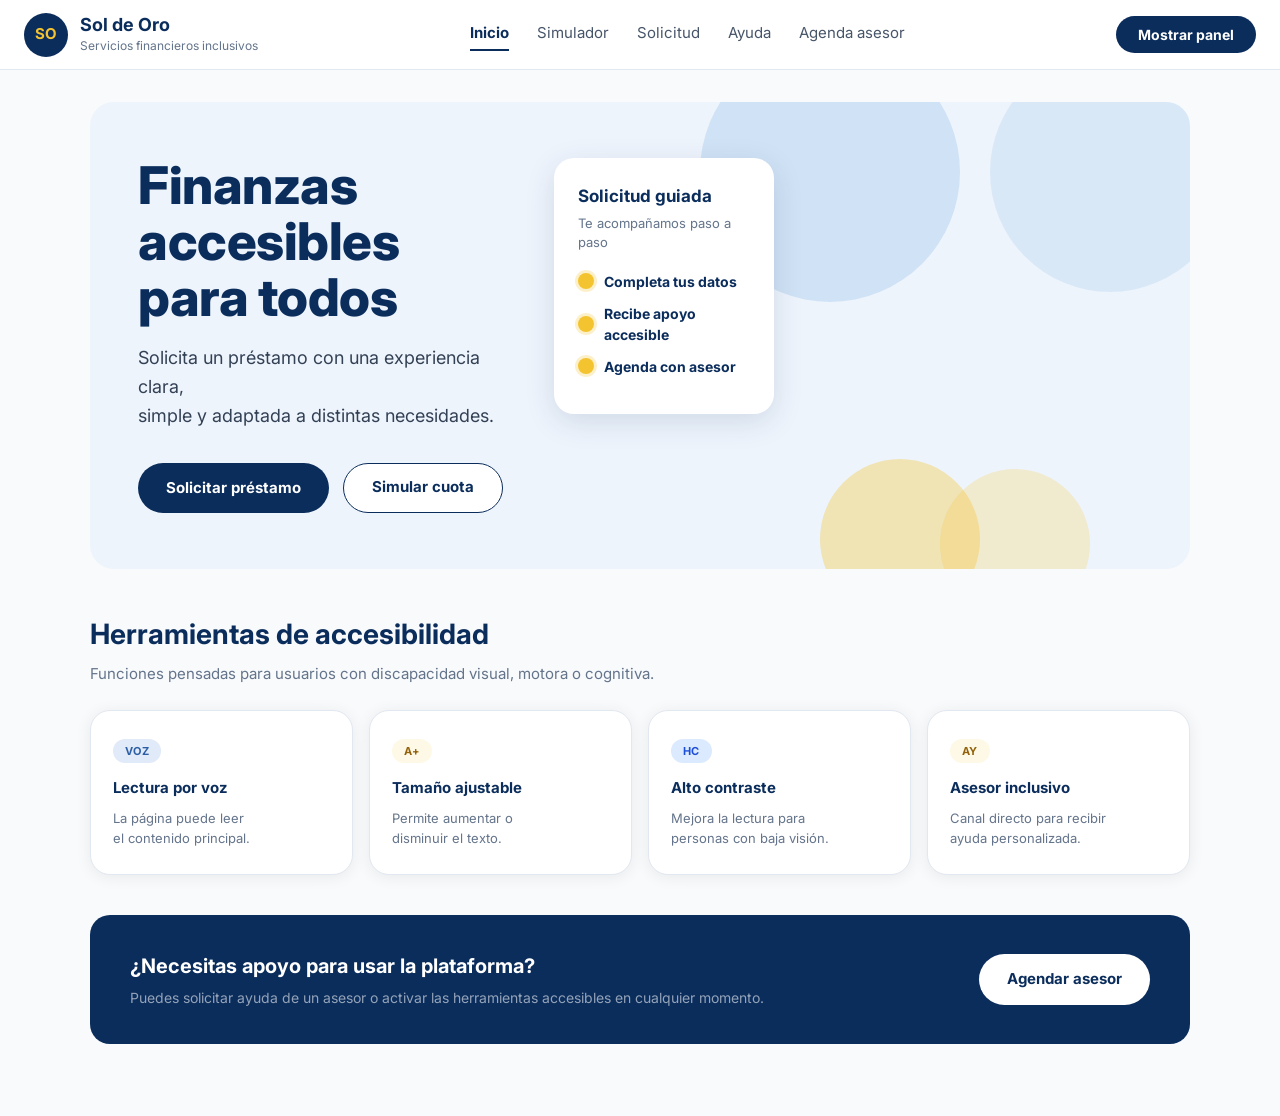
<file: index.html>
<!doctype html>
<html lang="es">
  <head>
    <meta charset="UTF-8" />
    <meta name="viewport" content="width=device-width, initial-scale=1.0" />
    <title>Sol de Oro - Inicio</title>
    <link
      href="https://fonts.googleapis.com/css2?family=Inter:wght@400;600;700;800&display=swap"
      rel="stylesheet"
    />
    <link rel="stylesheet" href="css/styles.css" />
    <link rel="stylesheet" href="css/index.css" />
  </head>
  <body>
    <!-- NAVBAR -->
    <header class="navbar">
      <div class="navbar-inner">
        <a href="index.html" class="logo">
          <div class="logo-icon">SO</div>
          <div class="logo-text">
            <span class="logo-name">Sol de Oro</span>
            <span class="logo-subtitle">Servicios financieros inclusivos</span>
          </div>
        </a>
        <nav class="nav-links" id="main-nav">
          <a href="index.html" class="nav-link active">Inicio</a>
          <a href="simulador.html" class="nav-link">Simulador</a>
          <a href="solicitud.html" class="nav-link">Solicitud</a>
          <a href="ayuda.html" class="nav-link">Ayuda</a>
          <a href="agenda.html" class="nav-link">Agenda asesor</a>
        </nav>
        <button
          id="btn-menu"
          class="nav-menu-toggle"
          aria-controls="main-nav"
          aria-expanded="false"
          onclick="toggleNavMenu()"
        >
          Menú
        </button>
        <button
          id="btn-accesibilidad"
          class="btn-accesibilidad"
          onclick="togglePanel()"
        >
          Ocultar panel
        </button>
      </div>
    </header>

    <!-- LAYOUT -->
    <div class="page-wrapper" style="display: block; padding: 0 32px">
      <main class="main-content" style="max-width: 1100px; margin: 0 auto">
        <div class="page active">
          <!-- ======= HERO ======= -->
          <section class="hero-section">
            <!-- Círculos decorativos de fondo -->
            <div class="hero-circle hero-circle--blue"></div>
            <div class="hero-circle hero-circle--gold"></div>

            <!-- Texto principal -->
            <div class="hero-text">
              <h1 class="hero-title">Finanzas accesibles<br />para todos</h1>
              <p class="hero-subtitle">
                Solicita un préstamo con una experiencia clara,<br />
                simple y adaptada a distintas necesidades.
              </p>
              <div class="hero-buttons">
                <a href="solicitud.html" class="btn-primary"
                  >Solicitar préstamo</a
                >
                <a href="simulador.html" class="btn-outline">Simular cuota</a>
              </div>
            </div>

            <!-- Tarjeta flotante -->
            <div class="hero-card">
              <div class="hero-card-title">Solicitud guiada</div>
              <div class="hero-card-subtitle">Te acompañamos paso a paso</div>
              <div class="step-item">
                <div class="step-dot"></div>
                <span class="step-text">Completa tus datos</span>
              </div>
              <div class="step-item">
                <div class="step-dot"></div>
                <span class="step-text">Recibe apoyo accesible</span>
              </div>
              <div class="step-item">
                <div class="step-dot"></div>
                <span class="step-text">Agenda con asesor</span>
              </div>
            </div>

            <!-- Panel de ayuda (3ª columna del hero) -->
            <div id="panel-ayuda-index" class="hero-panel">
              <div class="hero-panel-header panel-header">
                <div class="hero-panel-icon panel-icon">A</div>
                <div>
                  <div class="hero-panel-title panel-title">Panel de ayuda</div>
                  <div class="hero-panel-subtitle panel-subtitle">
                    Acciones accesibles
                  </div>
                </div>
              </div>
              <button
                class="hero-panel-btn panel-btn"
                onclick="leerEnVozAlta()"
              >
                Leer en voz alta
              </button>
              <div class="hero-panel-row panel-row">
                <button
                  class="hero-panel-btn panel-btn"
                  onclick="aumentarTexto()"
                >
                  A+ Texto
                </button>
                <button
                  class="hero-panel-btn panel-btn"
                  onclick="disminuirTexto()"
                >
                  A- Texto
                </button>
              </div>
              <button
                class="hero-panel-btn panel-btn btn-dark"
                onclick="toggleAltoContraste()"
              >
                Alto contraste
              </button>
              <button
                class="hero-panel-btn panel-btn btn-warm"
                onclick="toggleLecturaSimple()"
              >
                Lectura simple
              </button>
              <a href="agenda.html" class="hero-panel-btn panel-btn btn-dark"
                >Hablar con asesor</a
              >
            </div>
            <!-- /panel -->
          </section>
          <!-- /HERO -->

          <!-- ======= HERRAMIENTAS ======= -->
          <section class="tools-section">
            <h2 class="section-title">Herramientas de accesibilidad</h2>
            <p class="section-subtitle">
              Funciones pensadas para usuarios con discapacidad visual, motora o
              cognitiva.
            </p>
            <div class="feature-cards">
              <div class="feature-card">
                <span class="feature-badge badge--blue">VOZ</span>
                <h3>Lectura por voz</h3>
                <p>La página puede leer<br />el contenido principal.</p>
              </div>

              <div class="feature-card">
                <span class="feature-badge badge--gold">A+</span>
                <h3>Tamaño ajustable</h3>
                <p>Permite aumentar o<br />disminuir el texto.</p>
              </div>

              <div class="feature-card">
                <span class="feature-badge badge--sky">HC</span>
                <h3>Alto contraste</h3>
                <p>Mejora la lectura para<br />personas con baja visión.</p>
              </div>

              <div class="feature-card">
                <span class="feature-badge badge--gold">AY</span>
                <h3>Asesor inclusivo</h3>
                <p>Canal directo para recibir<br />ayuda personalizada.</p>
              </div>
            </div>
          </section>
          <!-- /HERRAMIENTAS -->

          <!-- ======= CTA BANNER ======= -->
          <div class="cta-banner">
            <div class="cta-text">
              <h2>¿Necesitas apoyo para usar la plataforma?</h2>
              <p>
                Puedes solicitar ayuda de un asesor o activar las herramientas
                accesibles en cualquier momento.
              </p>
            </div>
            <a href="agenda.html" class="btn-cta-white">Agendar asesor</a>
          </div>
          <!-- /CTA -->
        </div>
      </main>
    </div>

    <script src="js/script.js"></script>
    <script src="js/actions/leer-voz-alta.js"></script>
    <script src="js/actions/tamano-texto.js"></script>
    <script src="js/actions/alto-contraste.js"></script>
    <script src="js/actions/lectura-simple.js"></script>
  </body>
</html>
</file>
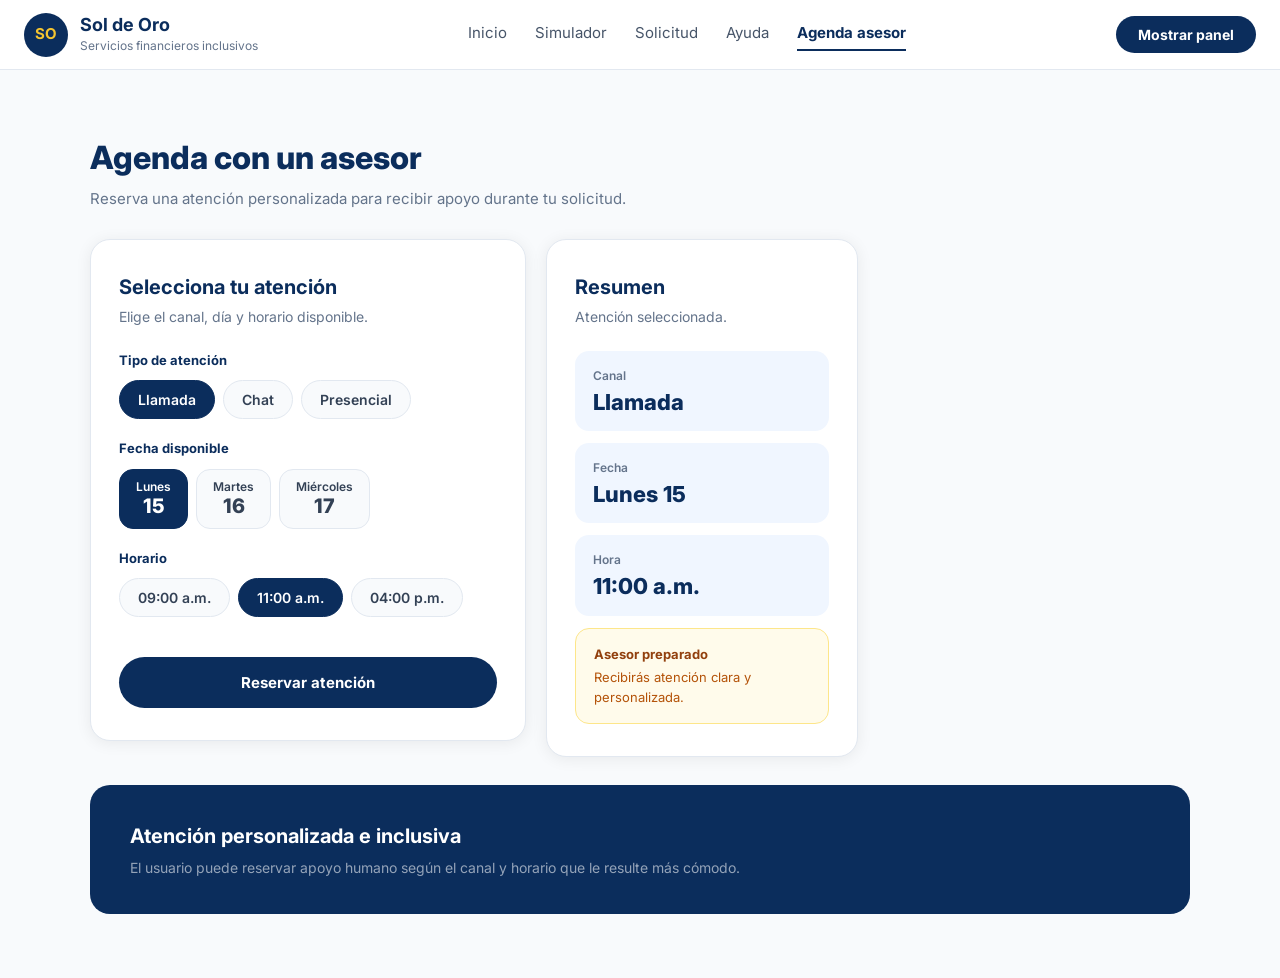
<file: agenda.html>
<!doctype html>
<html lang="es">
  <head>
    <meta charset="UTF-8" />
    <meta name="viewport" content="width=device-width, initial-scale=1.0" />
    <title>Sol de Oro - Agenda asesor</title>
    <link
      href="https://fonts.googleapis.com/css2?family=Inter:wght@400;600;700;800&display=swap"
      rel="stylesheet"
    />
    <link rel="stylesheet" href="css/styles.css" />
    <link rel="stylesheet" href="css/agenda.css" />
  </head>
  <body>
    <!-- NAVBAR -->
    <header class="navbar">
      <div class="navbar-inner">
        <a href="index.html" class="logo">
          <div class="logo-icon">SO</div>
          <div class="logo-text">
            <span class="logo-name">Sol de Oro</span>
            <span class="logo-subtitle">Servicios financieros inclusivos</span>
          </div>
        </a>
        <nav class="nav-links" id="main-nav">
          <a href="index.html" class="nav-link">Inicio</a>
          <a href="simulador.html" class="nav-link">Simulador</a>
          <a href="solicitud.html" class="nav-link">Solicitud</a>
          <a href="ayuda.html" class="nav-link">Ayuda</a>
          <a href="agenda.html" class="nav-link active">Agenda asesor</a>
        </nav>
        <button
          id="btn-menu"
          class="nav-menu-toggle"
          aria-controls="main-nav"
          aria-expanded="false"
          onclick="toggleNavMenu()"
        >
          Menú
        </button>
        <button
          id="btn-accesibilidad"
          class="btn-accesibilidad"
          onclick="togglePanel()"
        >
          Ocultar panel
        </button>
      </div>
    </header>

    <!-- LAYOUT -->
    <div class="page-wrapper" style="display: block; padding: 0 32px">
      <main class="main-content" style="max-width: 1100px; margin: 0 auto">
        <div class="page active">
          <!-- Encabezado -->
          <div class="agenda-header">
            <h1>Agenda con un asesor</h1>
            <p>
              Reserva una atención personalizada para recibir apoyo durante tu
              solicitud.
            </p>
          </div>

          <!-- Grid 3 columnas -->
          <div class="agenda-grid">
            <!-- Columna 1: Selecciona tu atención -->
            <div class="agenda-card">
              <div class="agenda-card-title">Selecciona tu atención</div>
              <div class="agenda-card-subtitle">
                Elige el canal, día y horario disponible.
              </div>

              <!-- Tipo de atención -->
              <div class="agenda-label">Tipo de atención</div>
              <div class="agenda-pills" id="pills-canal">
                <button
                  class="agenda-pill active"
                  onclick="seleccionarPill('canal', this, 'Llamada')"
                >
                  Llamada
                </button>
                <button
                  class="agenda-pill"
                  onclick="seleccionarPill('canal', this, 'Chat')"
                >
                  Chat
                </button>
                <button
                  class="agenda-pill"
                  onclick="seleccionarPill('canal', this, 'Presencial')"
                >
                  Presencial
                </button>
              </div>

              <!-- Fecha disponible -->
              <div class="agenda-label">Fecha disponible</div>
              <div class="agenda-pills" id="pills-fecha">
                <button
                  class="agenda-pill fecha active"
                  onclick="seleccionarPill('fecha', this, 'Lunes 15')"
                >
                  <span class="dia-nombre">Lunes</span>
                  <span class="dia-num">15</span>
                </button>
                <button
                  class="agenda-pill fecha"
                  onclick="seleccionarPill('fecha', this, 'Martes 16')"
                >
                  <span class="dia-nombre">Martes</span>
                  <span class="dia-num">16</span>
                </button>
                <button
                  class="agenda-pill fecha"
                  onclick="seleccionarPill('fecha', this, 'Miércoles 17')"
                >
                  <span class="dia-nombre">Miércoles</span>
                  <span class="dia-num">17</span>
                </button>
              </div>

              <!-- Horario -->
              <div class="agenda-label">Horario</div>
              <div class="agenda-pills" id="pills-hora">
                <button
                  class="agenda-pill"
                  onclick="seleccionarPill('hora', this, '09:00 a.m.')"
                >
                  09:00 a.m.
                </button>
                <button
                  class="agenda-pill active"
                  onclick="seleccionarPill('hora', this, '11:00 a.m.')"
                >
                  11:00 a.m.
                </button>
                <button
                  class="agenda-pill"
                  onclick="seleccionarPill('hora', this, '04:00 p.m.')"
                >
                  04:00 p.m.
                </button>
              </div>

              <button class="btn-primary agenda-submit">
                Reservar atención
              </button>
            </div>
            <!-- /col 1 -->

            <!-- Columna 2: Resumen -->
            <div class="agenda-card">
              <div class="agenda-card-title">Resumen</div>
              <div class="agenda-card-subtitle">Atención seleccionada.</div>

              <div class="agenda-resumen-box">
                <div class="agenda-resumen-label">Canal</div>
                <div class="agenda-resumen-value" id="res-canal">Llamada</div>
              </div>

              <div class="agenda-resumen-box">
                <div class="agenda-resumen-label">Fecha</div>
                <div class="agenda-resumen-value" id="res-fecha">Lunes 15</div>
              </div>

              <div class="agenda-resumen-box">
                <div class="agenda-resumen-label">Hora</div>
                <div class="agenda-resumen-value" id="res-hora">11:00 a.m.</div>
              </div>

              <div class="agenda-preparado">
                <div class="agenda-preparado-title">Asesor preparado</div>
                <div class="agenda-preparado-text">
                  Recibirás atención clara y personalizada.
                </div>
              </div>
            </div>
            <!-- /col 2 -->

            <!-- Columna 3: Panel de ayuda -->
            <div id="panel-ayuda-agenda" class="agenda-panel">
              <div class="agenda-panel-header panel-header">
                <div class="agenda-panel-icon panel-icon">A</div>
                <div>
                  <div class="agenda-panel-title panel-title">
                    Panel de ayuda
                  </div>
                  <div class="agenda-panel-subtitle panel-subtitle">
                    Acciones accesibles
                  </div>
                </div>
              </div>

              <button
                class="agenda-panel-btn panel-btn"
                onclick="leerEnVozAlta()"
              >
                Leer en voz alta
              </button>

              <div class="agenda-panel-row panel-row">
                <button
                  class="agenda-panel-btn panel-btn"
                  onclick="aumentarTexto()"
                >
                  A+ Texto
                </button>
                <button
                  class="agenda-panel-btn panel-btn"
                  onclick="disminuirTexto()"
                >
                  A- Texto
                </button>
              </div>

              <button
                class="agenda-panel-btn panel-btn btn-dark"
                onclick="toggleAltoContraste()"
              >
                Alto contraste
              </button>
              <button
                class="agenda-panel-btn panel-btn btn-warm"
                onclick="toggleLecturaSimple()"
              >
                Lectura simple
              </button>
              <a href="agenda.html" class="agenda-panel-btn panel-btn btn-dark"
                >Hablar con asesor</a
              >
            </div>
            <!-- /col 3 -->
          </div>
          <!-- /agenda-grid -->

          <!-- CTA Banner -->
          <div class="cta-banner agenda-cta">
            <div class="cta-text">
              <h2>Atención personalizada e inclusiva</h2>
              <p>
                El usuario puede reservar apoyo humano según el canal y horario
                que le resulte más cómodo.
              </p>
            </div>
          </div>
        </div>
      </main>
    </div>

    <script src="js/script.js"></script>
    <script src="js/actions/leer-voz-alta.js"></script>
    <script src="js/actions/tamano-texto.js"></script>
    <script src="js/actions/alto-contraste.js"></script>
    <script src="js/actions/lectura-simple.js"></script>
    <script>
      // Lógica de pills reactivos
      var agendaSel = {
        canal: "Llamada",
        fecha: "Lunes 15",
        hora: "11:00 a.m.",
      };

      function seleccionarPill(tipo, btn, valor) {
        var grupo = btn.closest(".agenda-pills");
        grupo.querySelectorAll(".agenda-pill").forEach(function (p) {
          p.classList.remove("active");
        });
        btn.classList.add("active");
        agendaSel[tipo] = valor;
        document.getElementById("res-" + tipo).textContent = valor;
      }
    </script>
  </body>
</html>
</file>
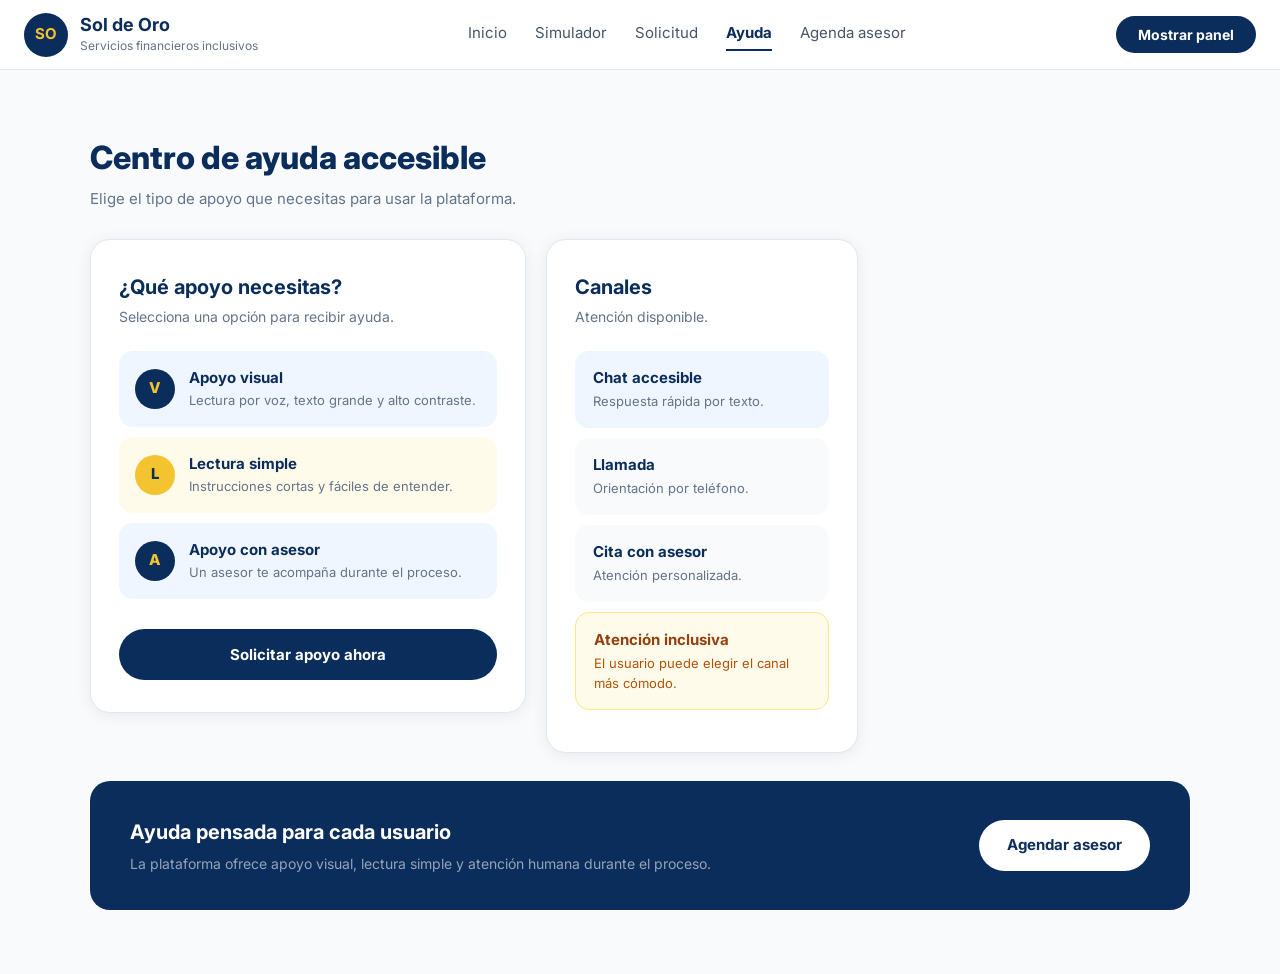
<file: ayuda.html>
<!doctype html>
<html lang="es">
  <head>
    <meta charset="UTF-8" />
    <meta name="viewport" content="width=device-width, initial-scale=1.0" />
    <title>Sol de Oro - Ayuda</title>
    <link
      href="https://fonts.googleapis.com/css2?family=Inter:wght@400;600;700;800&display=swap"
      rel="stylesheet"
    />
    <link rel="stylesheet" href="css/styles.css" />
    <link rel="stylesheet" href="css/ayuda.css" />
  </head>
  <body>
    <!-- NAVBAR -->
    <header class="navbar">
      <div class="navbar-inner">
        <a href="index.html" class="logo">
          <div class="logo-icon">SO</div>
          <div class="logo-text">
            <span class="logo-name">Sol de Oro</span>
            <span class="logo-subtitle">Servicios financieros inclusivos</span>
          </div>
        </a>
        <nav class="nav-links" id="main-nav">
          <a href="index.html" class="nav-link">Inicio</a>
          <a href="simulador.html" class="nav-link">Simulador</a>
          <a href="solicitud.html" class="nav-link">Solicitud</a>
          <a href="ayuda.html" class="nav-link active">Ayuda</a>
          <a href="agenda.html" class="nav-link">Agenda asesor</a>
        </nav>
        <button
          id="btn-menu"
          class="nav-menu-toggle"
          aria-controls="main-nav"
          aria-expanded="false"
          onclick="toggleNavMenu()"
        >
          Menú
        </button>
        <button
          id="btn-accesibilidad"
          class="btn-accesibilidad"
          onclick="togglePanel()"
        >
          Ocultar panel
        </button>
      </div>
    </header>

    <!-- LAYOUT (sin sidebar, panel va en 3ª columna del grid) -->
    <div class="page-wrapper" style="display: block; padding: 0 32px">
      <main class="main-content" style="max-width: 1100px; margin: 0 auto">
        <div class="page active">
          <!-- Encabezado -->
          <div class="ayuda-header">
            <h1>Centro de ayuda accesible</h1>
            <p>Elige el tipo de apoyo que necesitas para usar la plataforma.</p>
          </div>

          <!-- Grid 3 columnas -->
          <div class="ayuda-grid">
            <!-- Columna 1: ¿Qué apoyo necesitas? -->
            <div class="ayuda-card">
              <div class="ayuda-card-title">¿Qué apoyo necesitas?</div>
              <div class="ayuda-card-subtitle">
                Selecciona una opción para recibir ayuda.
              </div>

              <div class="ayuda-option">
                <div class="ayuda-option-icon">V</div>
                <div class="ayuda-option-text">
                  <div class="ayuda-option-title">Apoyo visual</div>
                  <div class="ayuda-option-desc">
                    Lectura por voz, texto grande y alto contraste.
                  </div>
                </div>
              </div>

              <div class="ayuda-option warm">
                <div class="ayuda-option-icon gold">L</div>
                <div class="ayuda-option-text">
                  <div class="ayuda-option-title">Lectura simple</div>
                  <div class="ayuda-option-desc">
                    Instrucciones cortas y fáciles de entender.
                  </div>
                </div>
              </div>

              <div class="ayuda-option">
                <div class="ayuda-option-icon">A</div>
                <div class="ayuda-option-text">
                  <div class="ayuda-option-title">Apoyo con asesor</div>
                  <div class="ayuda-option-desc">
                    Un asesor te acompaña durante el proceso.
                  </div>
                </div>
              </div>

              <button
                class="btn-primary ayuda-submit"
                onclick="window.location.href = 'agenda.html'"
              >
                Solicitar apoyo ahora
              </button>
            </div>
            <!-- /col 1 -->

            <!-- Columna 2: Canales -->
            <div class="ayuda-card">
              <div class="ayuda-card-title">Canales</div>
              <div class="ayuda-card-subtitle">Atención disponible.</div>

              <div class="ayuda-canal">
                <div class="ayuda-canal-title">Chat accesible</div>
                <div class="ayuda-canal-desc">Respuesta rápida por texto.</div>
              </div>

              <div class="ayuda-canal plain">
                <div class="ayuda-canal-title">Llamada</div>
                <div class="ayuda-canal-desc">Orientación por teléfono.</div>
              </div>

              <div class="ayuda-canal plain">
                <div class="ayuda-canal-title">Cita con asesor</div>
                <div class="ayuda-canal-desc">Atención personalizada.</div>
              </div>

              <div class="ayuda-canal warm">
                <div class="ayuda-canal-title">Atención inclusiva</div>
                <div class="ayuda-canal-desc">
                  El usuario puede elegir el canal más cómodo.
                </div>
              </div>
            </div>
            <!-- /col 2 -->

            <!-- Columna 3: Panel de ayuda -->
            <div id="panel-ayuda-ayuda" class="ayuda-panel">
              <div class="ayuda-panel-header panel-header">
                <div class="ayuda-panel-icon panel-icon">A</div>
                <div>
                  <div class="ayuda-panel-title panel-title">
                    Panel de ayuda
                  </div>
                  <div class="ayuda-panel-subtitle panel-subtitle">
                    Acciones accesibles
                  </div>
                </div>
              </div>

              <button
                class="ayuda-panel-btn panel-btn"
                onclick="leerEnVozAlta()"
              >
                Leer en voz alta
              </button>

              <div class="ayuda-panel-row panel-row">
                <button
                  class="ayuda-panel-btn panel-btn"
                  onclick="aumentarTexto()"
                >
                  A+ Texto
                </button>
                <button
                  class="ayuda-panel-btn panel-btn"
                  onclick="disminuirTexto()"
                >
                  A- Texto
                </button>
              </div>

              <button
                class="ayuda-panel-btn panel-btn btn-dark"
                onclick="toggleAltoContraste()"
              >
                Alto contraste
              </button>
              <button
                class="ayuda-panel-btn panel-btn btn-warm"
                onclick="toggleLecturaSimple()"
              >
                Lectura simple
              </button>
              <a href="agenda.html" class="ayuda-panel-btn panel-btn btn-dark"
                >Hablar con asesor</a
              >
            </div>
            <!-- /col 3 -->
          </div>
          <!-- /ayuda-grid -->

          <!-- CTA Banner -->
          <div class="cta-banner ayuda-cta">
            <div class="cta-text">
              <h2>Ayuda pensada para cada usuario</h2>
              <p>
                La plataforma ofrece apoyo visual, lectura simple y atención
                humana durante el proceso.
              </p>
            </div>
            <a href="agenda.html" class="btn-cta-white">Agendar asesor</a>
          </div>
        </div>
      </main>
    </div>

    <script src="js/script.js"></script>
    <script src="js/actions/leer-voz-alta.js"></script>
    <script src="js/actions/tamano-texto.js"></script>
    <script src="js/actions/alto-contraste.js"></script>
    <script src="js/actions/lectura-simple.js"></script>
  </body>
</html>
</file>
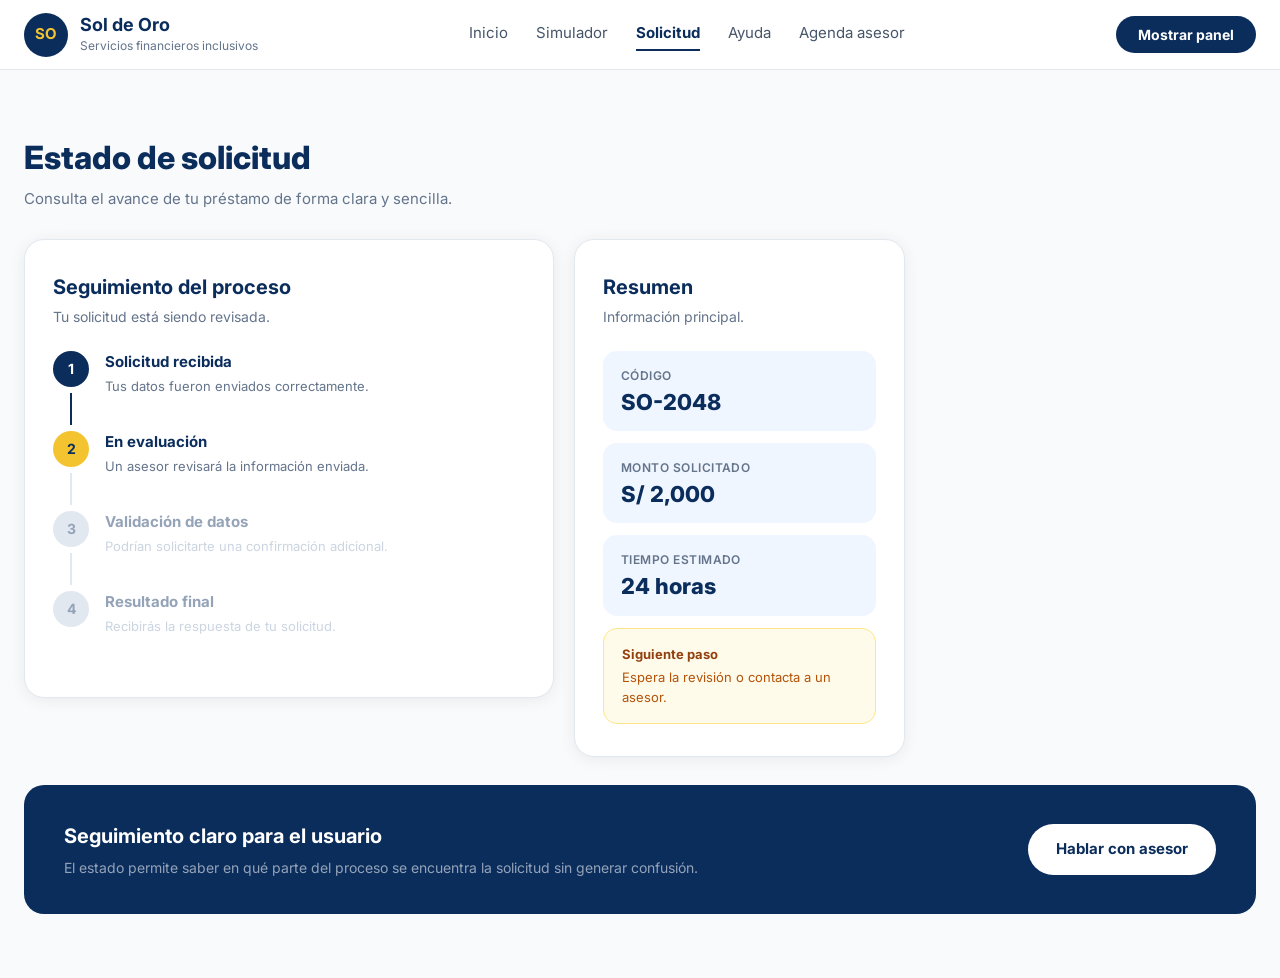
<file: estado.html>
<!doctype html>
<html lang="es">
  <head>
    <meta charset="UTF-8" />
    <meta name="viewport" content="width=device-width, initial-scale=1.0" />
    <title>Sol de Oro - Estado de solicitud</title>
    <link
      href="https://fonts.googleapis.com/css2?family=Inter:wght@400;600;700;800&display=swap"
      rel="stylesheet"
    />
    <link rel="stylesheet" href="css/styles.css" />
    <link rel="stylesheet" href="css/estado.css" />
  </head>
  <body>
    <!-- NAVBAR -->
    <header class="navbar">
      <div class="navbar-inner">
        <a href="index.html" class="logo">
          <div class="logo-icon">SO</div>
          <div class="logo-text">
            <span class="logo-name">Sol de Oro</span>
            <span class="logo-subtitle">Servicios financieros inclusivos</span>
          </div>
        </a>
        <nav class="nav-links" id="main-nav">
          <a href="index.html" class="nav-link">Inicio</a>
          <a href="simulador.html" class="nav-link">Simulador</a>
          <a href="solicitud.html" class="nav-link active">Solicitud</a>
          <a href="ayuda.html" class="nav-link">Ayuda</a>
          <a href="agenda.html" class="nav-link">Agenda asesor</a>
        </nav>
        <button
          id="btn-menu"
          class="nav-menu-toggle"
          aria-controls="main-nav"
          aria-expanded="false"
          onclick="toggleNavMenu()"
        >
          Menú
        </button>
        <button
          id="btn-accesibilidad"
          class="btn-accesibilidad"
          onclick="togglePanel()"
        >
          Ocultar panel
        </button>
      </div>
    </header>

    <!-- LAYOUT -->
    <div class="page-wrapper">
      <main class="main-content">
        <div class="page active">
          <!-- Encabezado -->
          <div class="estado-header">
            <h1>Estado de solicitud</h1>
            <p>Consulta el avance de tu préstamo de forma clara y sencilla.</p>
          </div>

          <!-- Grid 3 columnas -->
          <div class="estado-grid">
            <!-- Columna 1: Seguimiento del proceso -->
            <div class="estado-card">
              <div class="estado-card-title">Seguimiento del proceso</div>
              <div class="estado-card-subtitle">
                Tu solicitud está siendo revisada.
              </div>

              <div class="estado-steps">
                <!-- Paso 1: completado -->
                <div class="estado-step">
                  <div class="estado-step-left">
                    <div class="estado-step-circle done">1</div>
                    <div class="estado-step-line done"></div>
                  </div>
                  <div class="estado-step-content">
                    <div class="estado-step-title">Solicitud recibida</div>
                    <div class="estado-step-desc">
                      Tus datos fueron enviados correctamente.
                    </div>
                  </div>
                </div>

                <!-- Paso 2: activo -->
                <div class="estado-step">
                  <div class="estado-step-left">
                    <div class="estado-step-circle active">2</div>
                    <div class="estado-step-line"></div>
                  </div>
                  <div class="estado-step-content">
                    <div class="estado-step-title">En evaluación</div>
                    <div class="estado-step-desc">
                      Un asesor revisará la información enviada.
                    </div>
                  </div>
                </div>

                <!-- Paso 3: pendiente -->
                <div class="estado-step">
                  <div class="estado-step-left">
                    <div class="estado-step-circle">3</div>
                    <div class="estado-step-line"></div>
                  </div>
                  <div class="estado-step-content">
                    <div class="estado-step-title pending">
                      Validación de datos
                    </div>
                    <div class="estado-step-desc pending">
                      Podrían solicitarte una confirmación adicional.
                    </div>
                  </div>
                </div>

                <!-- Paso 4: pendiente -->
                <div class="estado-step">
                  <div class="estado-step-left">
                    <div class="estado-step-circle">4</div>
                  </div>
                  <div class="estado-step-content">
                    <div class="estado-step-title pending">Resultado final</div>
                    <div class="estado-step-desc pending">
                      Recibirás la respuesta de tu solicitud.
                    </div>
                  </div>
                </div>
              </div>
            </div>
            <!-- /seguimiento -->

            <!-- Columna 2: Resumen -->
            <div class="estado-card">
              <div class="estado-card-title">Resumen</div>
              <div class="estado-card-subtitle">Información principal.</div>

              <div class="estado-resumen-box">
                <div class="estado-resumen-label">Código</div>
                <div class="estado-resumen-value">SO-2048</div>
              </div>

              <div class="estado-resumen-box">
                <div class="estado-resumen-label">Monto solicitado</div>
                <div class="estado-resumen-value">S/ 2,000</div>
              </div>

              <div class="estado-resumen-box">
                <div class="estado-resumen-label">Tiempo estimado</div>
                <div class="estado-resumen-value">24 horas</div>
              </div>

              <div class="estado-next-step">
                <div class="estado-next-title">Siguiente paso</div>
                <div class="estado-next-text">
                  Espera la revisión o contacta a un asesor.
                </div>
              </div>
            </div>
            <!-- /resumen -->

            <!-- Columna 3: Panel de ayuda -->
            <div id="panel-ayuda-estado" class="estado-panel">
              <div class="estado-panel-header panel-header">
                <div class="estado-panel-icon panel-icon">A</div>
                <div>
                  <div class="estado-panel-title panel-title">
                    Panel de ayuda
                  </div>
                  <div class="estado-panel-subtitle panel-subtitle">
                    Acciones accesibles
                  </div>
                </div>
              </div>

              <button
                class="estado-panel-btn panel-btn"
                onclick="leerEnVozAlta()"
              >
                Leer en voz alta
              </button>

              <div class="estado-panel-row panel-row">
                <button
                  class="estado-panel-btn panel-btn"
                  onclick="aumentarTexto()"
                >
                  A+ Texto
                </button>
                <button
                  class="estado-panel-btn panel-btn"
                  onclick="disminuirTexto()"
                >
                  A- Texto
                </button>
              </div>

              <button
                class="estado-panel-btn panel-btn btn-dark"
                onclick="toggleAltoContraste()"
              >
                Alto contraste
              </button>
              <button
                class="estado-panel-btn panel-btn btn-warm"
                onclick="toggleLecturaSimple()"
              >
                Lectura simple
              </button>
              <a href="agenda.html" class="estado-panel-btn panel-btn btn-dark"
                >Hablar con asesor</a
              >
            </div>
            <!-- /panel -->
          </div>
          <!-- /estado-grid -->

          <!-- CTA Banner -->
          <div class="cta-banner estado-cta">
            <div class="cta-text">
              <h2>Seguimiento claro para el usuario</h2>
              <p>
                El estado permite saber en qué parte del proceso se encuentra la
                solicitud sin generar confusión.
              </p>
            </div>
            <a href="agenda.html" class="btn-cta-white">Hablar con asesor</a>
          </div>
        </div>
      </main>
    </div>

    <script src="js/script.js"></script>
    <script src="js/actions/leer-voz-alta.js"></script>
    <script src="js/actions/tamano-texto.js"></script>
    <script src="js/actions/alto-contraste.js"></script>
    <script src="js/actions/lectura-simple.js"></script>
  </body>
</html>
</file>
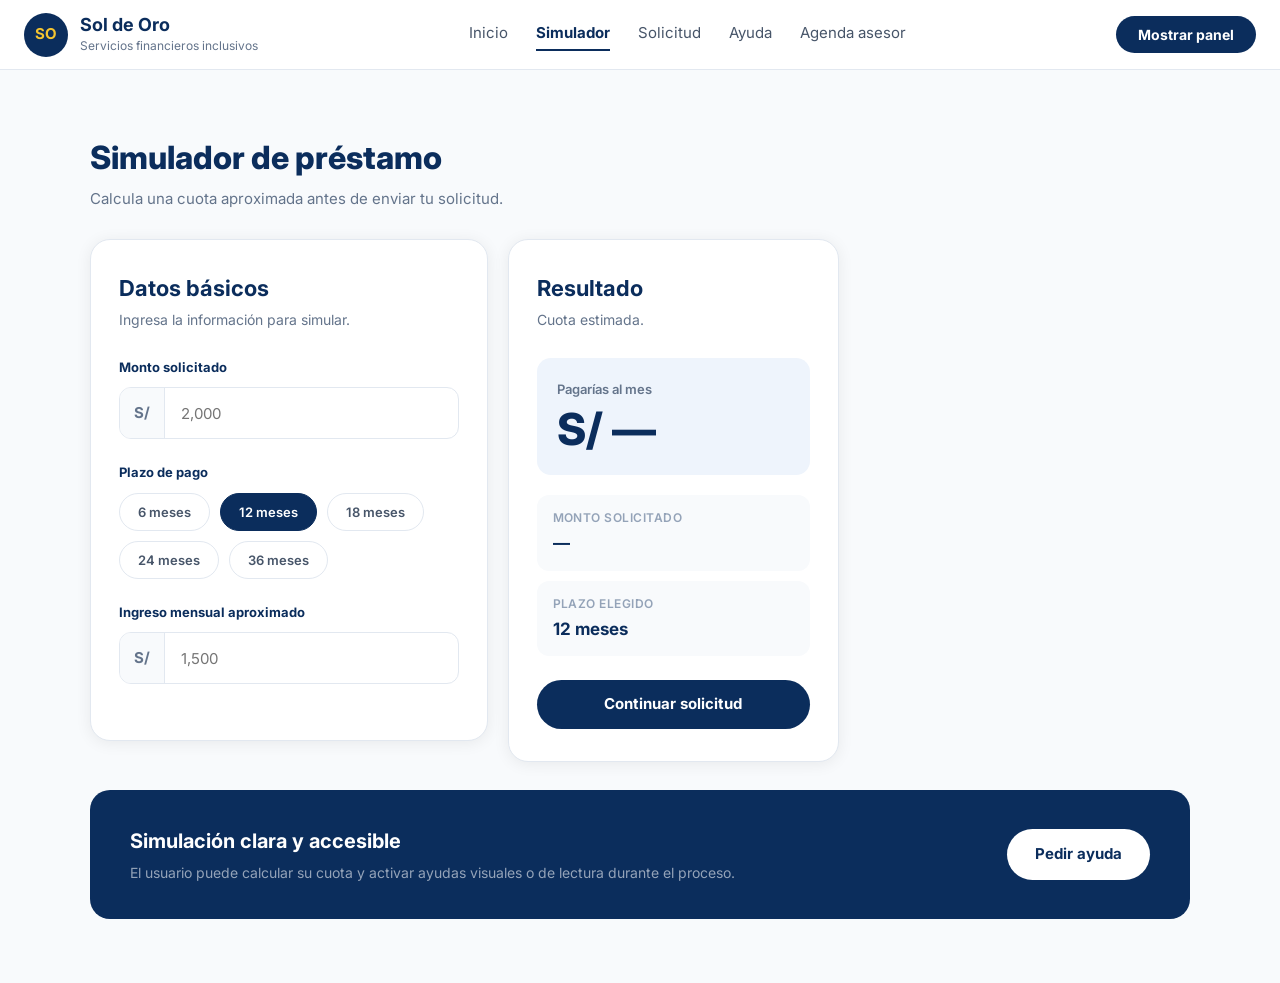
<file: simulador.html>
<!doctype html>
<html lang="es">
  <head>
    <meta charset="UTF-8" />
    <meta name="viewport" content="width=device-width, initial-scale=1.0" />
    <title>Sol de Oro - Simulador</title>
    <link
      href="https://fonts.googleapis.com/css2?family=Inter:wght@400;600;700;800&display=swap"
      rel="stylesheet"
    />
    <link rel="stylesheet" href="css/styles.css" />
    <link rel="stylesheet" href="css/simulador.css" />
  </head>
  <body>
    <!-- NAVBAR -->
    <header class="navbar">
      <div class="navbar-inner">
        <a href="index.html" class="logo">
          <div class="logo-icon">SO</div>
          <div class="logo-text">
            <span class="logo-name">Sol de Oro</span>
            <span class="logo-subtitle">Servicios financieros inclusivos</span>
          </div>
        </a>
        <nav class="nav-links" id="main-nav">
          <a href="index.html" class="nav-link">Inicio</a>
          <a href="simulador.html" class="nav-link active">Simulador</a>
          <a href="solicitud.html" class="nav-link">Solicitud</a>
          <a href="ayuda.html" class="nav-link">Ayuda</a>
          <a href="agenda.html" class="nav-link">Agenda asesor</a>
        </nav>
        <button
          id="btn-menu"
          class="nav-menu-toggle"
          aria-controls="main-nav"
          aria-expanded="false"
          onclick="toggleNavMenu()"
        >
          Menú
        </button>
        <button
          id="btn-accesibilidad"
          class="btn-accesibilidad"
          onclick="togglePanel()"
        >
          Ocultar panel
        </button>
      </div>
    </header>

    <!-- LAYOUT -->
    <div class="page-wrapper" style="display: block; padding: 0 32px">
      <main class="main-content" style="max-width: 1100px; margin: 0 auto">
        <div class="page active">
          <!-- Encabezado -->
          <div class="sim-header">
            <h1>Simulador de préstamo</h1>
            <p>Calcula una cuota aproximada antes de enviar tu solicitud.</p>
          </div>

          <!-- Dos columnas: datos + resultado -->
          <div class="sim-grid">
            <!-- Columna izquierda: Datos básicos -->
            <div class="sim-card sim-card--form">
              <div class="sim-card-title">Datos básicos</div>
              <div class="sim-card-subtitle">
                Ingresa la información para simular.
              </div>

              <!-- Monto -->
              <div class="sim-field">
                <label for="sim-monto">Monto solicitado</label>
                <div class="sim-input-wrap">
                  <span class="sim-currency">S/</span>
                  <input
                    type="number"
                    id="sim-monto"
                    placeholder="2,000"
                    min="500"
                    max="100000"
                    step="100"
                    oninput="simReactivo()"
                  />
                </div>
              </div>

              <!-- Plazo (pills) -->
              <div class="sim-field">
                <label>Plazo de pago</label>
                <div class="sim-pills" id="sim-pills">
                  <button
                    class="sim-pill"
                    data-meses="6"
                    onclick="seleccionarPlazo(6)"
                  >
                    6 meses
                  </button>
                  <button
                    class="sim-pill active"
                    data-meses="12"
                    onclick="seleccionarPlazo(12)"
                  >
                    12 meses
                  </button>
                  <button
                    class="sim-pill"
                    data-meses="18"
                    onclick="seleccionarPlazo(18)"
                  >
                    18 meses
                  </button>
                  <button
                    class="sim-pill"
                    data-meses="24"
                    onclick="seleccionarPlazo(24)"
                  >
                    24 meses
                  </button>
                  <button
                    class="sim-pill"
                    data-meses="36"
                    onclick="seleccionarPlazo(36)"
                  >
                    36 meses
                  </button>
                </div>
              </div>

              <!-- Ingreso mensual -->
              <div class="sim-field">
                <label for="sim-ingreso">Ingreso mensual aproximado</label>
                <div class="sim-input-wrap">
                  <span class="sim-currency">S/</span>
                  <input
                    type="number"
                    id="sim-ingreso"
                    placeholder="1,500"
                    min="0"
                    oninput="simReactivo()"
                  />
                </div>
              </div>
            </div>
            <!-- /form -->

            <!-- Columna derecha: Resultado -->
            <div class="sim-card sim-card--result">
              <div class="sim-card-title">Resultado</div>
              <div class="sim-card-subtitle">Cuota estimada.</div>

              <div class="sim-result-highlight">
                <div class="sim-result-label">Pagarías al mes</div>
                <div class="sim-result-amount" id="result-cuota">S/ —</div>
              </div>

              <div class="sim-result-details">
                <div class="sim-detail-row">
                  <span class="sim-detail-label">Monto solicitado</span>
                  <span class="sim-detail-value" id="result-monto-display"
                    >—</span
                  >
                </div>
                <div class="sim-detail-row">
                  <span class="sim-detail-label">Plazo elegido</span>
                  <span class="sim-detail-value" id="result-plazo-display"
                    >12 meses</span
                  >
                </div>
              </div>

              <a href="solicitud.html" class="btn-primary btn-block sim-cta"
                >Continuar solicitud</a
              >
            </div>
            <!-- /result -->

            <!-- Columna 3: Panel de ayuda -->
            <div id="panel-ayuda-simulador" class="sim-panel">
              <div class="sim-panel-header panel-header">
                <div class="sim-panel-icon panel-icon">A</div>
                <div>
                  <div class="sim-panel-title panel-title">Panel de ayuda</div>
                  <div class="sim-panel-subtitle panel-subtitle">
                    Acciones accesibles
                  </div>
                </div>
              </div>
              <button class="sim-panel-btn panel-btn" onclick="leerEnVozAlta()">
                Leer en voz alta
              </button>
              <div class="sim-panel-row panel-row">
                <button
                  class="sim-panel-btn panel-btn"
                  onclick="aumentarTexto()"
                >
                  A+ Texto
                </button>
                <button
                  class="sim-panel-btn panel-btn"
                  onclick="disminuirTexto()"
                >
                  A- Texto
                </button>
              </div>
              <button
                class="sim-panel-btn panel-btn btn-dark"
                onclick="toggleAltoContraste()"
              >
                Alto contraste
              </button>
              <button
                class="sim-panel-btn panel-btn btn-warm"
                onclick="toggleLecturaSimple()"
              >
                Lectura simple
              </button>
              <a href="agenda.html" class="sim-panel-btn panel-btn btn-dark"
                >Hablar con asesor</a
              >
            </div>
            <!-- /panel -->
          </div>
          <!-- /sim-grid -->

          <!-- Banner CTA -->
          <div class="cta-banner sim-cta-banner">
            <div class="cta-text">
              <h2>Simulación clara y accesible</h2>
              <p>
                El usuario puede calcular su cuota y activar ayudas visuales o
                de lectura durante el proceso.
              </p>
            </div>
            <a href="ayuda.html" class="btn-cta-white">Pedir ayuda</a>
          </div>
        </div>
      </main>
    </div>

    <script src="js/script.js"></script>
    <script src="js/actions/leer-voz-alta.js"></script>
    <script src="js/actions/tamano-texto.js"></script>
    <script src="js/actions/alto-contraste.js"></script>
    <script src="js/actions/lectura-simple.js"></script>
  </body>
</html>
</file>
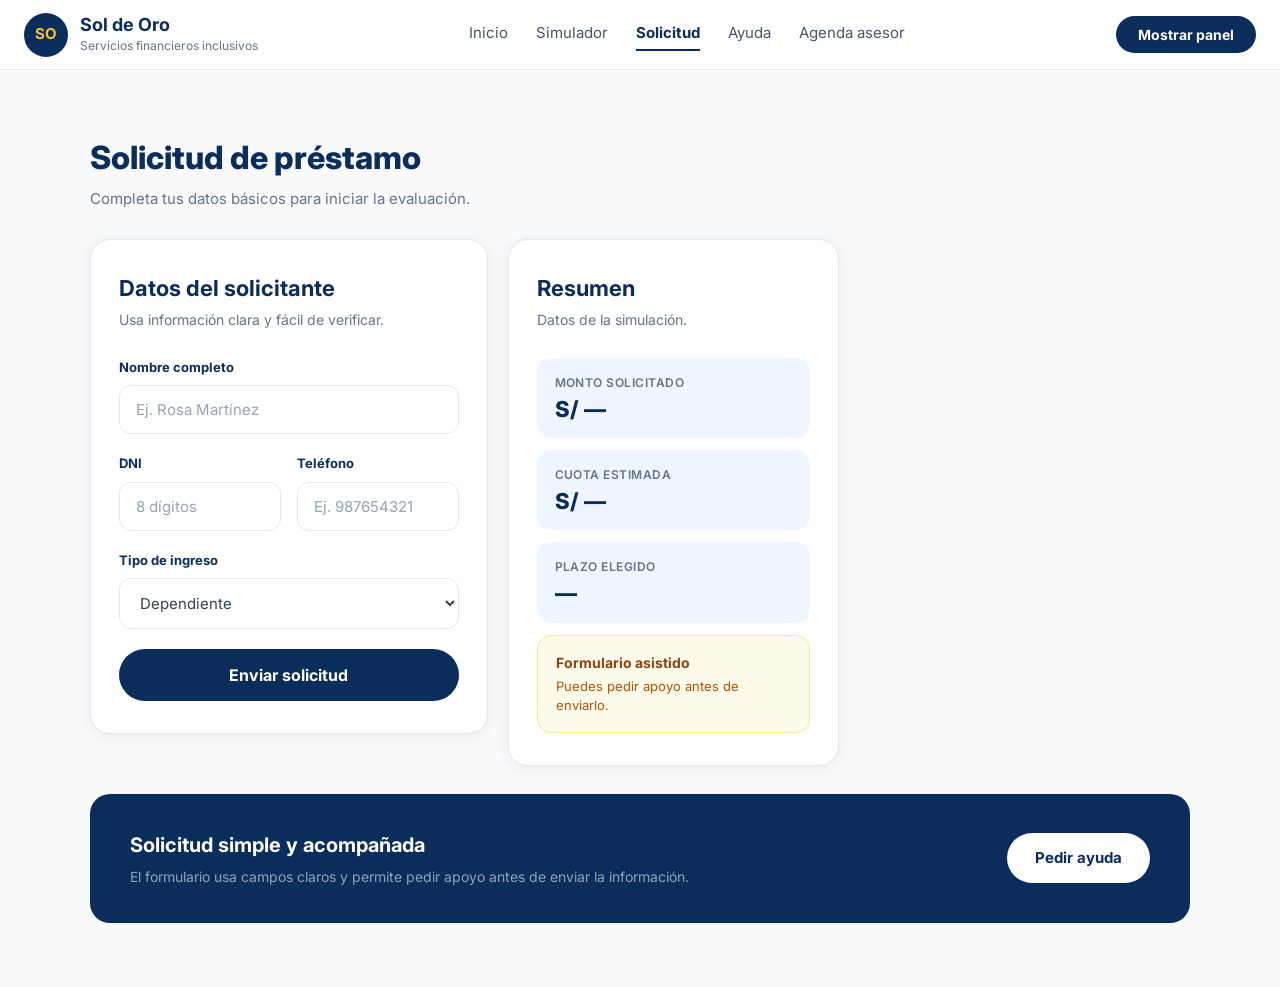
<file: solicitud.html>
<!doctype html>
<html lang="es">
  <head>
    <meta charset="UTF-8" />
    <meta name="viewport" content="width=device-width, initial-scale=1.0" />
    <title>Sol de Oro - Solicitud</title>
    <link
      href="https://fonts.googleapis.com/css2?family=Inter:wght@400;600;700;800&display=swap"
      rel="stylesheet"
    />
    <link rel="stylesheet" href="css/styles.css" />
    <link rel="stylesheet" href="css/solicitud.css" />
  </head>
  <body>
    <!-- NAVBAR -->
    <header class="navbar">
      <div class="navbar-inner">
        <a href="index.html" class="logo">
          <div class="logo-icon">SO</div>
          <div class="logo-text">
            <span class="logo-name">Sol de Oro</span>
            <span class="logo-subtitle">Servicios financieros inclusivos</span>
          </div>
        </a>
        <nav class="nav-links" id="main-nav">
          <a href="index.html" class="nav-link">Inicio</a>
          <a href="simulador.html" class="nav-link">Simulador</a>
          <a href="solicitud.html" class="nav-link active">Solicitud</a>
          <a href="ayuda.html" class="nav-link">Ayuda</a>
          <a href="agenda.html" class="nav-link">Agenda asesor</a>
        </nav>
        <button
          id="btn-menu"
          class="nav-menu-toggle"
          aria-controls="main-nav"
          aria-expanded="false"
          onclick="toggleNavMenu()"
        >
          Menú
        </button>
        <button
          id="btn-accesibilidad"
          class="btn-accesibilidad"
          onclick="togglePanel()"
        >
          Ocultar panel
        </button>
      </div>
    </header>

    <!-- LAYOUT -->
    <div class="page-wrapper" style="display: block; padding: 0 32px">
      <main class="main-content" style="max-width: 1100px; margin: 0 auto">
        <div class="page active">
          <!-- Encabezado -->
          <div class="sol-header">
            <h1>Solicitud de préstamo</h1>
            <p>Completa tus datos básicos para iniciar la evaluación.</p>
          </div>

          <!-- Formulario + Resumen -->
          <div class="sol-grid" id="sol-form-section">
            <!-- Columna izquierda: Datos del solicitante -->
            <div class="sol-card sol-card--form">
              <div class="sol-card-title">Datos del solicitante</div>
              <div class="sol-card-subtitle">
                Usa información clara y fácil de verificar.
              </div>

              <div class="sol-field">
                <label for="sol-nombre">Nombre completo</label>
                <input
                  type="text"
                  id="sol-nombre"
                  placeholder="Ej. Rosa Martínez"
                />
              </div>

              <div class="sol-row">
                <div class="sol-field">
                  <label for="sol-dni">DNI</label>
                  <input
                    type="text"
                    id="sol-dni"
                    placeholder="8 dígitos"
                    maxlength="8"
                  />
                </div>
                <div class="sol-field">
                  <label for="sol-telefono">Teléfono</label>
                  <input
                    type="tel"
                    id="sol-telefono"
                    placeholder="Ej. 987654321"
                  />
                </div>
              </div>

              <div class="sol-field">
                <label for="sol-ingreso-tipo">Tipo de ingreso</label>
                <select id="sol-ingreso-tipo">
                  <option value="Dependiente">Dependiente</option>
                  <option value="Independiente">Independiente</option>
                  <option value="Pensionista">Pensionista</option>
                  <option value="Otro">Otro</option>
                </select>
              </div>

              <button
                class="btn-primary btn-block sol-submit"
                onclick="window.location.href = 'estado.html'"
              >
                Enviar solicitud
              </button>
            </div>
            <!-- /form -->

            <!-- Columna derecha: Resumen de simulación -->
            <div class="sol-card sol-card--resumen">
              <div class="sol-card-title">Resumen</div>
              <div class="sol-card-subtitle">Datos de la simulación.</div>

              <div class="sol-resumen-box">
                <div class="sol-resumen-label">Monto solicitado</div>
                <div class="sol-resumen-value" id="res-monto">S/ —</div>
              </div>

              <div class="sol-resumen-box">
                <div class="sol-resumen-label">Cuota estimada</div>
                <div class="sol-resumen-value" id="res-cuota">S/ —</div>
              </div>

              <div class="sol-resumen-box">
                <div class="sol-resumen-label">Plazo elegido</div>
                <div class="sol-resumen-value" id="res-plazo">—</div>
              </div>

              <!-- Nota amarilla: Formulario asistido -->
              <div class="sol-asistido">
                <div class="sol-asistido-title">Formulario asistido</div>
                <div class="sol-asistido-text">
                  Puedes pedir apoyo antes de enviarlo.
                </div>
              </div>
            </div>
            <!-- /resumen -->

            <!-- Columna 3: Panel de ayuda -->
            <div id="panel-ayuda-solicitud" class="sol-panel">
              <div class="sol-panel-header panel-header">
                <div class="sol-panel-icon panel-icon">A</div>
                <div>
                  <div class="sol-panel-title panel-title">Panel de ayuda</div>
                  <div class="sol-panel-subtitle panel-subtitle">
                    Acciones accesibles
                  </div>
                </div>
              </div>
              <button class="sol-panel-btn panel-btn" onclick="leerEnVozAlta()">
                Leer en voz alta
              </button>
              <div class="sol-panel-row panel-row">
                <button
                  class="sol-panel-btn panel-btn"
                  onclick="aumentarTexto()"
                >
                  A+ Texto
                </button>
                <button
                  class="sol-panel-btn panel-btn"
                  onclick="disminuirTexto()"
                >
                  A- Texto
                </button>
              </div>
              <button
                class="sol-panel-btn panel-btn btn-dark"
                onclick="toggleAltoContraste()"
              >
                Alto contraste
              </button>
              <button
                class="sol-panel-btn panel-btn btn-warm"
                onclick="toggleLecturaSimple()"
              >
                Lectura simple
              </button>
              <a href="agenda.html" class="sol-panel-btn panel-btn btn-dark"
                >Hablar con asesor</a
              >
            </div>
            <!-- /panel -->
          </div>
          <!-- /sol-grid -->

          <!-- CTA Banner -->
          <div class="cta-banner sol-cta-banner" id="sol-cta">
            <div class="cta-text">
              <h2>Solicitud simple y acompañada</h2>
              <p>
                El formulario usa campos claros y permite pedir apoyo antes de
                enviar la información.
              </p>
            </div>
            <a href="ayuda.html" class="btn-cta-white">Pedir ayuda</a>
          </div>
        </div>
      </main>
    </div>

    <script src="js/script.js"></script>
    <script src="js/actions/leer-voz-alta.js"></script>
    <script src="js/actions/tamano-texto.js"></script>
    <script src="js/actions/alto-contraste.js"></script>
    <script src="js/actions/lectura-simple.js"></script>
  </body>
</html>
</file>
<file: css/styles.css>
/* ==========================================
   SOL DE ORO - Estilos principales
   Plataforma financiera inclusiva
   ========================================== */

:root {
  --primary: #0b2d5c;
  --primary-dark: #0a2550;
  --gold: #f4c430;
  --gold-dark: #d4a820;
  --text: #334155;
  --text-light: #64748b;
  --text-nav: #475569;
  --bg-hero: #eef4fc;
  --border: #e2e8f0;
  --white: #ffffff;
  --body-bg: #f8fafc;
  --success: #22c55e;
  --radius: 12px;
  --radius-lg: 20px;
  --shadow: 0 2px 16px rgba(0, 0, 0, 0.08);
  --font-size: 16px;
}

*,
*::before,
*::after {
  margin: 0;
  padding: 0;
  box-sizing: border-box;
}

html {
  scroll-behavior: smooth;
}

body {
  font-family: "Inter", sans-serif;
  font-size: var(--font-size);
  color: var(--text);
  background-color: var(--body-bg);
  line-height: 1.5;
}

a {
  text-decoration: none;
  color: inherit;
  cursor: pointer;
}

.navbar {
  background: var(--white);
  border-bottom: 1px solid var(--border);
  position: sticky;
  top: 0;
  z-index: 200;
  height: 70px;
}

.navbar-inner {
  max-width: 1280px;
  margin: 0 auto;
  padding: 0 24px;
  height: 100%;
  display: flex;
  align-items: center;
  gap: 32px;
}

.logo {
  display: flex;
  align-items: center;
  gap: 12px;
  flex-shrink: 0;
  cursor: pointer;
  text-decoration: none;
}

.logo-icon {
  width: 44px;
  height: 44px;
  background: var(--primary);
  border-radius: 50%;
  display: flex;
  align-items: center;
  justify-content: center;
  color: var(--gold);
  font-weight: 700;
  font-size: 15px;
  flex-shrink: 0;
}

.logo-text {
  display: flex;
  flex-direction: column;
  gap: 1px;
}

.logo-name {
  font-weight: 700;
  font-size: 18px;
  color: var(--primary);
  line-height: 1.2;
}

.logo-subtitle {
  font-size: 12px;
  color: var(--text-light);
}

.nav-links {
  display: flex;
  align-items: center;
  gap: 28px;
  flex: 1;
  justify-content: center;
}

.nav-menu-toggle {
  display: none;
  align-items: center;
  justify-content: center;
  min-width: 44px;
  min-height: 44px;
  padding: 0 14px;
  border: 1px solid var(--border);
  border-radius: 999px;
  background: var(--white);
  color: var(--primary);
  font-family: "Inter", sans-serif;
  font-size: 14px;
  font-weight: 700;
  cursor: pointer;
  transition:
    background 0.2s,
    color 0.2s,
    border-color 0.2s;
}

.nav-menu-toggle:hover {
  background: var(--bg-hero);
  border-color: var(--primary);
}

.nav-link {
  font-size: 15px;
  color: var(--text-nav);
  font-weight: 400;
  transition: color 0.2s;
  white-space: nowrap;
  padding: 4px 0;
  border-bottom: 2px solid transparent;
}

.nav-link:hover {
  color: var(--primary);
}

.nav-link.active {
  font-weight: 700;
  color: var(--primary);
  border-bottom-color: var(--primary);
}

.btn-accesibilidad {
  background: var(--primary);
  color: var(--white);
  border: none;
  border-radius: 50px;
  padding: 10px 22px;
  font-size: 14px;
  font-weight: 700;
  cursor: pointer;
  font-family: "Inter", sans-serif;
  white-space: nowrap;
  flex-shrink: 0;
  transition: background 0.2s;
}

.btn-accesibilidad:hover {
  background: var(--primary-dark);
}

.page-wrapper {
  max-width: 1280px;
  margin: 0 auto;
  padding: 0 24px;
  display: flex;
  gap: 28px;
  align-items: flex-start;
}

.main-content {
  flex: 1;
  min-width: 0;
}

.panel-ayuda {
  width: 260px;
  flex-shrink: 0;
  background: var(--white);
  border-radius: var(--radius-lg);
  padding: 22px 18px;
  box-shadow: var(--shadow);
  position: sticky;
  top: 88px;
  align-self: flex-start;
  border: 1px solid var(--border);
}

.panel-header {
  display: flex;
  align-items: center;
  gap: 12px;
  margin-bottom: 18px;
  padding-bottom: 14px;
  border-bottom: 1px solid var(--border);
}

.panel-icon {
  width: 42px;
  height: 42px;
  background: var(--primary);
  border-radius: 50%;
  display: flex;
  align-items: center;
  justify-content: center;
  color: var(--gold);
  font-weight: 700;
  font-size: 18px;
  flex-shrink: 0;
}

.panel-title {
  font-weight: 700;
  font-size: 16px;
  color: var(--primary);
  line-height: 1.2;
}

.panel-subtitle {
  font-size: 12px;
  color: var(--text-light);
  margin-top: 2px;
}

.panel-btn {
  width: 100%;
  padding: 10px 14px;
  border-radius: 50px;
  font-family: "Inter", sans-serif;
  font-size: 13px;
  font-weight: 700;
  cursor: pointer;
  transition: all 0.2s;
  margin-bottom: 8px;
  border: 1.5px solid var(--border);
  background: var(--white);
  color: var(--primary);
  display: block;
  text-align: center;
  text-decoration: none;
  box-sizing: border-box;
}

.panel-btn:hover {
  border-color: var(--primary);
  background: var(--bg-hero);
}

.panel-row {
  display: flex;
  gap: 8px;
}

.panel-row .panel-btn {
  flex: 1;
  width: auto;
  padding: 10px 6px;
}

.panel-btn.btn-dark {
  background: var(--primary);
  color: var(--white);
  border-color: var(--primary);
}

.panel-btn.btn-dark:hover {
  background: var(--primary-dark);
}

.panel-btn.btn-warm {
  background: #fff9e6;
  color: #7a5c00;
  border-color: #fde68a;
}

.panel-btn.btn-warm:hover {
  background: #fff3c4;
}

.page {
  display: none;
  padding: 32px 0 64px;
}

.page.active {
  display: block;
}

.page-header {
  margin-bottom: 28px;
}

.page-header h1 {
  font-size: 30px;
  font-weight: 700;
  color: var(--primary);
  margin-bottom: 6px;
}

.page-header p {
  font-size: 15px;
  color: var(--text-light);
}

.sim-header h1,
.sol-header h1,
.ayuda-header h1,
.agenda-header h1,
.estado-header h1 {
  font-size: 32px;
  font-weight: 800;
  color: var(--primary);
  margin-bottom: 6px;
}

.sim-header p,
.sol-header p,
.ayuda-header p,
.agenda-header p,
.estado-header p {
  font-size: 15px;
  color: var(--text-light);
}

.sol-card-title,
.sim-card-title {
  font-size: 22px;
  font-weight: 700;
  color: var(--primary);
  margin-bottom: 4px;
}

.ayuda-card-title,
.agenda-card-title,
.estado-card-title {
  font-size: 20px;
  font-weight: 700;
  color: var(--primary);
  margin-bottom: 4px;
}

.sol-card-subtitle,
.sim-card-subtitle {
  font-size: 14px;
  color: var(--text-light);
  margin-bottom: 28px;
}

.ayuda-card-subtitle,
.agenda-card-subtitle,
.estado-card-subtitle {
  font-size: 14px;
  color: var(--text-light);
  margin-bottom: 24px;
}

.panel-title,
.sol-panel-title,
.sim-panel-title,
.ayuda-panel-title,
.agenda-panel-title,
.estado-panel-title {
  font-weight: 700;
  font-size: 16px;
  color: var(--primary);
  line-height: 1.2;
}

.panel-subtitle,
.sol-panel-subtitle,
.sim-panel-subtitle,
.ayuda-panel-subtitle,
.agenda-panel-subtitle,
.estado-panel-subtitle {
  font-size: 12px;
  color: var(--text-light);
  margin-top: 2px;
}

.hero-section {
  background: var(--bg-hero);
  border-radius: var(--radius-lg);
  padding: 48px 40px;
  display: flex;
  align-items: center;
  justify-content: space-between;
  gap: 32px;
  margin-bottom: 40px;
  position: relative;
  overflow: hidden;
}

.hero-section::before {
  content: "";
  position: absolute;
  right: -40px;
  top: -50px;
  width: 240px;
  height: 240px;
  background: #c8dff5;
  border-radius: 50%;
  opacity: 0.55;
  pointer-events: none;
}

.hero-section::after {
  content: "";
  position: absolute;
  right: 100px;
  bottom: -50px;
  width: 150px;
  height: 150px;
  background: var(--gold);
  border-radius: 50%;
  opacity: 0.22;
  pointer-events: none;
}

.hero-text {
  position: relative;
  z-index: 1;
  max-width: 420px;
}

.hero-title {
  font-size: 46px;
  font-weight: 700;
  color: var(--primary);
  line-height: 1.1;
  margin-bottom: 16px;
}

.hero-subtitle {
  font-size: 18px;
  color: var(--text);
  margin-bottom: 28px;
  line-height: 1.55;
}

.hero-buttons {
  display: flex;
  gap: 14px;
  flex-wrap: wrap;
}

.hero-card {
  background: var(--white);
  border-radius: var(--radius-lg);
  padding: 24px;
  width: 230px;
  box-shadow: var(--shadow);
  flex-shrink: 0;
  position: relative;
  z-index: 2;
}

.hero-card-title {
  font-size: 17px;
  font-weight: 700;
  color: var(--primary);
  margin-bottom: 4px;
}

.hero-card-subtitle {
  font-size: 13px;
  color: var(--text-light);
  margin-bottom: 18px;
}

.step-item {
  display: flex;
  align-items: center;
  gap: 10px;
  margin-bottom: 10px;
}

.step-dot {
  width: 14px;
  height: 14px;
  background: var(--gold);
  border-radius: 50%;
  flex-shrink: 0;
}

.step-text {
  font-size: 14px;
  font-weight: 700;
  color: var(--primary);
}

.tools-section {
  margin-bottom: 40px;
}

.section-title {
  font-size: 26px;
  font-weight: 700;
  color: var(--primary);
  margin-bottom: 8px;
}

.section-subtitle {
  font-size: 15px;
  color: var(--text-light);
  margin-bottom: 24px;
}

.feature-cards {
  display: grid;
  grid-template-columns: repeat(4, 1fr);
  gap: 16px;
}

.feature-card {
  background: var(--white);
  border-radius: var(--radius-lg);
  padding: 24px 20px;
  box-shadow: var(--shadow);
  border: 1px solid var(--border);
}

.feature-badge {
  display: inline-block;
  background: var(--bg-hero);
  color: var(--primary);
  font-size: 11px;
  font-weight: 700;
  padding: 3px 10px;
  border-radius: 50px;
  margin-bottom: 12px;
}

.feature-card h3 {
  font-size: 15px;
  font-weight: 700;
  color: var(--primary);
  margin-bottom: 8px;
}

.feature-card p {
  font-size: 13px;
  color: var(--text-light);
  line-height: 1.5;
}

.cta-banner {
  background: var(--primary);
  border-radius: var(--radius-lg);
  padding: 36px 40px;
  display: flex;
  align-items: center;
  justify-content: space-between;
  gap: 24px;
}

.cta-text h2 {
  font-size: 20px;
  font-weight: 700;
  color: var(--white);
  margin-bottom: 6px;
}

.cta-text p {
  font-size: 14px;
  color: #94a3b8;
}

.btn-cta-white {
  background: var(--white);
  color: var(--primary);
  border: none;
  border-radius: 50px;
  padding: 14px 28px;
  font-size: 15px;
  font-weight: 700;
  cursor: pointer;
  font-family: "Inter", sans-serif;
  white-space: nowrap;
  flex-shrink: 0;
  text-decoration: none;
  display: inline-block;
  transition: background 0.2s;
}

.btn-cta-white:hover {
  background: #f1f5f9;
}

.btn-primary {
  background: var(--primary);
  color: var(--white);
  border: none;
  border-radius: 50px;
  padding: 13px 26px;
  font-size: 15px;
  font-weight: 700;
  cursor: pointer;
  font-family: "Inter", sans-serif;
  transition: background 0.2s;
  white-space: nowrap;
}

.btn-primary:hover {
  background: var(--primary-dark);
}

.btn-outline {
  background: var(--white);
  color: var(--primary);
  border: 1.5px solid var(--primary);
  border-radius: 50px;
  padding: 13px 26px;
  font-size: 15px;
  font-weight: 700;
  cursor: pointer;
  font-family: "Inter", sans-serif;
  transition:
    background 0.2s,
    color 0.2s,
    border-color 0.2s;
  white-space: nowrap;
}

.btn-outline:hover {
  background: var(--primary);
  color: var(--white);
}

.btn-block {
  width: 100%;
  display: block;
  text-align: center;
}

.card {
  background: var(--white);
  border-radius: var(--radius-lg);
  padding: 32px 28px;
  border: 1px solid var(--border);
  box-shadow: var(--shadow);
}

.card-title {
  font-weight: 700;
  color: var(--primary);
  margin-bottom: 4px;
}

.form-row {
  display: grid;
  grid-template-columns: 1fr 1fr;
  gap: 16px;
}

.form-group {
  margin-bottom: 20px;
}
.form-group label {
  display: block;
  font-size: 13px;
  font-weight: 700;
  color: var(--primary);
  margin-bottom: 8px;
}

.form-group input,
.form-group select,
.form-group textarea {
  width: 100%;
  padding: 14px 16px;
  border: 1.5px solid var(--border);
  border-radius: 12px;
  font-family: "Inter", sans-serif;
  font-size: 15px;
  color: var(--text);
  background: var(--white);
  outline: none;
  transition: border-color 0.2s;
}

.form-group input:focus,
.form-group select:focus,
.form-group textarea:focus {
  border-color: var(--primary);
}

.form-group input::placeholder,
.form-group textarea::placeholder {
  color: #94a3b8;
}

.success-icon {
  width: 56px;
  height: 56px;
  border-radius: 50%;
  background: #ecfdf5;
  color: var(--success);
  display: flex;
  align-items: center;
  justify-content: center;
  font-size: 28px;
  margin-bottom: 14px;
}

.success-code {
  color: var(--text);
}

.alto-contraste {
  --primary: #7dd3fc;
  --primary-dark: #38bdf8;
  --gold: #facc15;
  --gold-dark: #eab308;
  --text: #f8fafc;
  --text-light: #cbd5e1;
  --text-nav: #e2e8f0;
  --bg-hero: #0f172a;
  --border: #334155;
  --white: #0b1220;
  --body-bg: #020617;
  --shadow: 0 10px 28px rgba(0, 0, 0, 0.45);
  background: radial-gradient(
    circle at 10% 10%,
    #0b1731 0%,
    #020617 55%
  ) !important;
  color: var(--text) !important;
}

.alto-contraste .navbar,
.alto-contraste .card,
.alto-contraste .hero-card,
.alto-contraste .feature-card,
.alto-contraste .cta-banner,
.alto-contraste .sol-card,
.alto-contraste .sim-card,
.alto-contraste .ayuda-card,
.alto-contraste .agenda-card,
.alto-contraste .estado-card,
.alto-contraste #panel-ayuda-index,
.alto-contraste #panel-ayuda-simulador,
.alto-contraste #panel-ayuda-solicitud,
.alto-contraste #panel-ayuda-ayuda,
.alto-contraste #panel-ayuda-agenda,
.alto-contraste #panel-ayuda-estado {
  background: #0f172a !important;
  color: var(--text) !important;
  border-color: var(--border) !important;
  box-shadow: var(--shadow) !important;
}

.alto-contraste .panel-title,
.alto-contraste .page-header h1,
.alto-contraste .sim-header h1,
.alto-contraste .sol-header h1,
.alto-contraste .ayuda-header h1,
.alto-contraste .agenda-header h1,
.alto-contraste .estado-header h1,
.alto-contraste .hero-title,
.alto-contraste .card-title,
.alto-contraste .hero-card-title,
.alto-contraste .feature-card h3,
.alto-contraste .cta-text h2 {
  color: var(--text) !important;
}

.alto-contraste .panel-subtitle,
.alto-contraste .page-header p,
.alto-contraste .sim-header p,
.alto-contraste .sol-header p,
.alto-contraste .ayuda-header p,
.alto-contraste .agenda-header p,
.alto-contraste .estado-header p,
.alto-contraste .hero-subtitle,
.alto-contraste .hero-card-subtitle,
.alto-contraste .feature-card p,
.alto-contraste .cta-text p,
.alto-contraste .success-message p {
  color: var(--text-light) !important;
}

.alto-contraste .logo-subtitle,
.alto-contraste .nav-link {
  color: var(--text-nav) !important;
}

.alto-contraste .nav-link.active,
.alto-contraste .nav-link:hover {
  color: var(--primary) !important;
}

.alto-contraste .panel-btn,
.alto-contraste .btn-outline,
.alto-contraste .btn-cta-white,
.alto-contraste .btn-primary {
  background: #0b1220 !important;
  color: var(--text) !important;
  border-color: #475569 !important;
}

.alto-contraste .panel-btn.btn-dark,
.alto-contraste .btn-primary,
.alto-contraste .btn-cta-white:hover,
.alto-contraste .btn-outline:hover {
  background: var(--primary) !important;
  color: #062032 !important;
  border-color: var(--primary) !important;
}

.alto-contraste .panel-btn.btn-warm {
  background: #3a2a05 !important;
  color: #fde68a !important;
  border-color: #facc15 !important;
}

.alto-contraste .panel-header,
.alto-contraste .hero-panel-header {
  border-bottom-color: #334155 !important;
}

.alto-contraste .panel-icon,
.alto-contraste .hero-panel-icon {
  background: #0b1220 !important;
  color: var(--gold) !important;
  box-shadow: 0 0 0 1px rgba(125, 211, 252, 0.22) inset;
}

.alto-contraste .panel-row,
.alto-contraste .hero-panel-row {
  gap: 8px;
}

.alto-contraste .cta-banner {
  background: linear-gradient(135deg, #0f172a 0%, #111827 100%) !important;
  border: 1px solid var(--border) !important;
}

/* Ajuste específico para el hero del inicio */
.alto-contraste .hero-section {
  background: linear-gradient(
    135deg,
    #0b1220 0%,
    #111827 55%,
    #0f172a 100%
  ) !important;
  border: 1px solid var(--border) !important;
  box-shadow: var(--shadow) !important;
}

.alto-contraste .hero-section::before,
.alto-contraste .hero-section::after,
.alto-contraste .hero-circle {
  opacity: 0.14 !important;
}

.alto-contraste .hero-circle--blue {
  background: #1d4ed8 !important;
}

.alto-contraste .hero-circle--gold {
  background: #facc15 !important;
}

.alto-contraste .hero-title {
  color: #f8fafc !important;
  text-shadow: 0 1px 0 rgba(0, 0, 0, 0.35);
}

.alto-contraste .hero-subtitle {
  color: #cbd5e1 !important;
}

.alto-contraste .hero-card,
.alto-contraste .hero-panel {
  background: #0f172a !important;
  border-color: #334155 !important;
  color: #e2e8f0 !important;
  box-shadow: var(--shadow) !important;
}

.alto-contraste .hero-card-title,
.alto-contraste .hero-panel-title {
  color: #f8fafc !important;
}

.alto-contraste .hero-card-subtitle,
.alto-contraste .hero-panel-subtitle,
.alto-contraste .step-text {
  color: #cbd5e1 !important;
}

.alto-contraste .step-dot {
  background: #facc15 !important;
  box-shadow: 0 0 0 3px rgba(250, 204, 21, 0.22) !important;
}

.alto-contraste .hero-panel-btn {
  background: #0b1220 !important;
  color: #e2e8f0 !important;
  border-color: #475569 !important;
}

.alto-contraste .hero-panel-btn:hover {
  background: #162033 !important;
}

.alto-contraste .hero-panel-btn.btn-dark {
  background: var(--primary) !important;
  color: #062032 !important;
  border-color: var(--primary) !important;
}

.alto-contraste .hero-panel-btn.btn-warm {
  background: #2f2710 !important;
  color: #fde68a !important;
  border-color: #facc15 !important;
}

.alto-contraste .hero-buttons .btn-outline {
  background: #0b1220 !important;
  color: #f8fafc !important;
  border-color: #64748b !important;
}

.alto-contraste .hero-buttons .btn-outline:hover {
  background: var(--primary) !important;
  color: #062032 !important;
}

.alto-contraste .form-group input,
.alto-contraste .form-group select,
.alto-contraste .form-group textarea {
  background: #0b1220 !important;
  color: var(--text) !important;
  border-color: #475569 !important;
}

.alto-contraste .form-group input::placeholder,
.alto-contraste .form-group textarea::placeholder {
  color: #94a3b8 !important;
}

.lectura-simple {
  line-height: 1.8;
  letter-spacing: 0.01em;
}

.lectura-simple .hero-subtitle,
.lectura-simple .feature-card p,
.lectura-simple .cta-text p,
.lectura-simple .page-header p {
  line-height: 1.8;
}

@media (max-width: 1050px) {
  .navbar-inner {
    padding: 0 16px;
    gap: 10px;
    flex-wrap: wrap;
    height: auto;
    min-height: 70px;
  }

  .logo-subtitle {
    display: none;
  }

  .logo-name {
    font-size: 16px;
  }

  .nav-menu-toggle {
    display: inline-flex;
    margin-left: auto;
  }

  .btn-accesibilidad,
  .nav-menu-toggle {
    min-height: 40px;
    padding: 0 12px;
    font-size: 13px;
  }

  .nav-links {
    display: none;
    flex-basis: 100%;
    order: 3;
    margin-top: 10px;
    padding: 12px;
    border-top: 1px solid var(--border);
    border-bottom: 1px solid var(--border);
    background: var(--white);
    justify-content: flex-start;
    align-items: stretch;
    gap: 8px;
    flex-direction: column;
  }

  .navbar.menu-open .nav-links {
    display: flex;
  }

  .nav-link {
    width: 100%;
    padding: 12px 14px;
    border-radius: 12px;
    border-bottom: 0;
    background: var(--bg-hero);
  }

  .nav-link.active {
    background: #dbeafe;
  }

  .hero-title {
    font-size: 40px;
  }

  .hero-card {
    width: 210px;
  }

  .feature-cards {
    grid-template-columns: repeat(2, 1fr);
  }
}

@media (max-width: 900px) {
  .page-wrapper {
    flex-direction: column;
  }

  .panel-ayuda {
    position: static;
    width: 100%;
  }

  .hero-section {
    flex-direction: column;
    padding: 36px 28px;
    min-height: auto;
  }

  .hero-card {
    width: 100%;
  }

  .cta-banner {
    flex-direction: column;
    text-align: center;
    padding: 32px 24px;
  }
}

@media (max-width: 640px) {
  .sim-header h1,
  .sol-header h1,
  .ayuda-header h1,
  .agenda-header h1,
  .estado-header h1 {
    font-size: 26px;
  }

  .hero-title {
    font-size: 28px;
  }

  .feature-cards {
    grid-template-columns: 1fr;
  }

  .form-row {
    grid-template-columns: 1fr;
  }
}
</file>
<file: css/index.css>
/* ==========================================
   SOL DE ORO — Estilos exclusivos del Inicio
   ========================================== */

/* ---- Hero mejorado ---- */
.hero-section {
  background: #eef4fc;
  border-radius: 24px;
  padding: 56px 48px;
  display: grid;
  grid-template-columns: 1.3fr 1fr 260px;
  align-items: start;
  gap: 32px;
  margin-bottom: 44px;
  position: relative;
  overflow: hidden;
  min-height: 320px;
}

/* Círculos decorativos */
.hero-circle {
  position: absolute;
  border-radius: 50%;
  pointer-events: none;
  z-index: 0;
}

.hero-circle--blue {
  width: 260px;
  height: 260px;
  background: #b8d4f0;
  opacity: 0.55;
  right: 230px;
  top: -60px;
}

.hero-circle--gold {
  width: 160px;
  height: 160px;
  background: #f4c430;
  opacity: 0.35;
  right: 210px;
  bottom: -50px;
}

/* Texto del hero — encima de los círculos */
.hero-text {
  position: relative;
  z-index: 2;
  max-width: 430px;
}

.hero-title {
  font-size: 52px;
  font-weight: 800;
  color: #0b2d5c;
  line-height: 1.08;
  margin-bottom: 18px;
  letter-spacing: -0.5px;
}

.hero-subtitle {
  font-size: 18px;
  color: #334155;
  margin-bottom: 32px;
  line-height: 1.6;
}

.hero-buttons {
  display: flex;
  gap: 14px;
  flex-wrap: wrap;
}

/* Botones del hero */
.hero-buttons .btn-primary {
  padding: 14px 28px;
  font-size: 15px;
  text-decoration: none;
  display: inline-block;
}

.hero-buttons .btn-outline {
  padding: 12px 28px;
  font-size: 15px;
  text-decoration: none;
  display: inline-block;
}

/* Tarjeta flotante — encima de los círculos */
.hero-card {
  background: #ffffff;
  border-radius: 20px;
  padding: 26px 24px;
  width: 220px;
  box-shadow: 0 8px 30px rgba(11, 45, 92, 0.13);
  flex-shrink: 0;
  position: relative;
  z-index: 3;
}

.hero-card-title {
  font-size: 17px;
  font-weight: 700;
  color: #0b2d5c;
  margin-bottom: 4px;
}

.hero-card-subtitle {
  font-size: 13px;
  color: #64748b;
  margin-bottom: 18px;
}

.step-item {
  display: flex;
  align-items: center;
  gap: 10px;
  margin-bottom: 11px;
}

.step-dot {
  width: 16px;
  height: 16px;
  background: #f4c430;
  border-radius: 50%;
  flex-shrink: 0;
  box-shadow: 0 0 0 3px rgba(244, 196, 48, 0.25);
}

.step-text {
  font-size: 14px;
  font-weight: 700;
  color: #0b2d5c;
}

/* ---- Feature cards mejoradas ---- */
.tools-section {
  margin-bottom: 40px;
}

.section-title {
  font-size: 28px;
  font-weight: 700;
  color: #0b2d5c;
  margin-bottom: 8px;
}

.section-subtitle {
  font-size: 15px;
  color: #64748b;
  margin-bottom: 24px;
}

.feature-cards {
  display: grid;
  grid-template-columns: repeat(4, 1fr);
  gap: 16px;
}

.feature-card {
  background: #ffffff;
  border-radius: 20px;
  padding: 26px 22px;
  box-shadow: 0 2px 16px rgba(0, 0, 0, 0.07);
  border: 1px solid #e2e8f0;
  transition:
    transform 0.2s,
    box-shadow 0.2s;
}

.feature-card:hover {
  transform: translateY(-3px);
  box-shadow: 0 8px 24px rgba(11, 45, 92, 0.1);
}

/* Badge base */
.feature-badge {
  display: inline-block;
  font-size: 11px;
  font-weight: 700;
  padding: 4px 12px;
  border-radius: 50px;
  margin-bottom: 14px;
  letter-spacing: 0.03em;
}

/* Colores de badge por tipo */
.badge--blue {
  background: #e0eaf8;
  color: #2d5fa6;
}

.badge--gold {
  background: #fef9e7;
  color: #92620a;
}

.badge--sky {
  background: #dbeafe;
  color: #1d4ed8;
}

.feature-card h3 {
  font-size: 15px;
  font-weight: 700;
  color: #0b2d5c;
  margin-bottom: 8px;
}

.feature-card p {
  font-size: 13px;
  color: #64748b;
  line-height: 1.55;
}

/* CTA banner usa los estilos compartidos de styles.css */
.cta-banner {
  margin-bottom: 8px;
}

/* ---- Responsive ---- */
@media (max-width: 1050px) {
  .hero-title {
    font-size: 40px;
  }

  .hero-circle--blue {
    width: 190px;
    height: 190px;
    right: 170px;
  }
  .hero-circle--gold {
    width: 110px;
    height: 110px;
    right: 160px;
  }
}

@media (max-width: 1000px) {
  .hero-section {
    grid-template-columns: 1fr 1fr;
  }
  .hero-panel {
    grid-column: 1 / -1;
  }
}

@media (max-width: 900px) {
  .hero-section {
    grid-template-columns: 1fr;
    padding: 36px 28px;
    min-height: auto;
  }

  .hero-title {
    font-size: 34px;
  }

  .hero-card {
    width: 100%;
  }

  .hero-circle--blue {
    right: -20px;
    top: -40px;
    width: 180px;
    height: 180px;
  }
  .hero-circle--gold {
    right: -10px;
    bottom: -30px;
    width: 100px;
    height: 100px;
  }

  .feature-cards {
    grid-template-columns: repeat(2, 1fr);
  }

  .cta-banner {
    flex-direction: column;
    text-align: center;
    padding: 32px 24px;
  }
}

@media (max-width: 560px) {
  .feature-cards {
    grid-template-columns: 1fr;
  }

  .hero-section {
    padding: 28px 20px;
  }

  .hero-title {
    font-size: 28px;
  }
}

/* ---- Panel de ayuda (dentro del hero) ---- */
.hero-panel {
  background: #ffffff;
  border-radius: 20px;
  padding: 28px 22px;
  border: 1px solid #e2e8f0;
  box-shadow: 0 2px 16px rgba(0, 0, 0, 0.07);
  display: flex;
  flex-direction: column;
  gap: 10px;
  z-index: 1;
}

.hero-panel-header {
  display: flex;
  align-items: center;
  gap: 12px;
  margin-bottom: 8px;
}

.hero-panel-icon {
  width: 44px;
  height: 44px;
  border-radius: 50%;
  background: #0b2d5c;
  color: #f4c430;
  display: flex;
  align-items: center;
  justify-content: center;
  font-weight: 800;
  font-size: 18px;
  flex-shrink: 0;
}

.hero-panel-title {
  font-size: 16px;
  font-weight: 700;
  color: #0b2d5c;
}

.hero-panel-subtitle {
  font-size: 12px;
  color: #64748b;
}

.hero-panel-btn {
  display: block;
  width: 100%;
  padding: 13px 16px;
  border-radius: 12px;
  font-family: "Inter", sans-serif;
  font-size: 14px;
  font-weight: 600;
  cursor: pointer;
  border: 1.5px solid #e2e8f0;
  background: #f8fafc;
  color: #334155;
  text-align: center;
  text-decoration: none;
  box-sizing: border-box;
  transition: background 0.2s;
}

.hero-panel-btn:hover {
  background: #e2e8f0;
}
.hero-panel-btn.btn-dark {
  background: #0b2d5c;
  color: #fff;
  border-color: #0b2d5c;
}
.hero-panel-btn.btn-dark:hover {
  background: #0a2550;
}
.hero-panel-btn.btn-warm {
  background: #fffbeb;
  color: #92400e;
  border-color: #fde68a;
}

.hero-panel-row {
  display: grid;
  grid-template-columns: 1fr 1fr;
  gap: 8px;
}
</file>
<file: css/agenda.css>
/* ==========================================
   SOL DE ORO — Estilos exclusivos de Agenda
   ========================================== */

.agenda-header {
  margin: 32px 0 28px;
}

/* Grid 3 columnas */
.agenda-grid {
  display: grid;
  grid-template-columns: 1.4fr 1fr 1fr;
  gap: 20px;
  margin-bottom: 28px;
  align-items: start;
}

/* Tarjeta base */
.agenda-card {
  background: #ffffff;
  border-radius: 20px;
  padding: 32px 28px;
  border: 1px solid #e2e8f0;
  box-shadow: 0 2px 16px rgba(0, 0, 0, 0.07);
}

/* Tipografía de tarjeta compartida en styles.css */

/* Etiquetas de sección */
.agenda-label {
  font-size: 13px;
  font-weight: 700;
  color: #0b2d5c;
  margin-bottom: 10px;
  margin-top: 4px;
}

/* Pills / botones de selección */
.agenda-pills {
  display: flex;
  gap: 8px;
  flex-wrap: wrap;
  margin-bottom: 20px;
}

.agenda-pill {
  padding: 10px 18px;
  border-radius: 50px;
  font-family: "Inter", sans-serif;
  font-size: 14px;
  font-weight: 600;
  cursor: pointer;
  border: 1.5px solid #e2e8f0;
  background: #f8fafc;
  color: #334155;
  transition: all 0.15s;
}

.agenda-pill:hover {
  border-color: #0b2d5c;
  color: #0b2d5c;
}

.agenda-pill.active {
  background: #0b2d5c;
  color: #ffffff;
  border-color: #0b2d5c;
}

/* Pills de fecha (más anchas, centradas) */
.agenda-pill.fecha {
  display: flex;
  flex-direction: column;
  align-items: center;
  padding: 10px 16px;
  border-radius: 14px;
  line-height: 1.2;
}

.agenda-pill.fecha .dia-nombre {
  font-size: 12px;
  font-weight: 600;
  color: inherit;
}

.agenda-pill.fecha .dia-num {
  font-size: 20px;
  font-weight: 800;
  color: inherit;
}

/* Botón reservar */
.agenda-submit {
  margin-top: 20px;
  padding: 16px;
  font-size: 15px;
  border-radius: 50px;
  text-align: center;
  width: 100%;
  box-sizing: border-box;
}

/* ---- Columna 2: Resumen ---- */
.agenda-resumen-box {
  background: #f0f6ff;
  border-radius: 14px;
  padding: 16px 18px;
  margin-bottom: 12px;
}

.agenda-resumen-label {
  font-size: 12px;
  font-weight: 600;
  color: #64748b;
  margin-bottom: 4px;
}

.agenda-resumen-value {
  font-size: 22px;
  font-weight: 800;
  color: #0b2d5c;
  line-height: 1.2;
}

.agenda-preparado {
  background: #fffbeb;
  border: 1.5px solid #fde68a;
  border-radius: 14px;
  padding: 16px 18px;
  margin-top: 4px;
}

.agenda-preparado-title {
  font-size: 13px;
  font-weight: 700;
  color: #92400e;
  margin-bottom: 4px;
}

.agenda-preparado-text {
  font-size: 13px;
  color: #b45309;
}

/* ---- Columna 3: Panel de ayuda inline ---- */
.agenda-panel {
  background: #ffffff;
  border-radius: 20px;
  padding: 28px 22px;
  border: 1px solid #e2e8f0;
  box-shadow: 0 2px 16px rgba(0, 0, 0, 0.07);
  display: flex;
  flex-direction: column;
  gap: 10px;
}

.agenda-panel-header {
  display: flex;
  align-items: center;
  gap: 12px;
  margin-bottom: 8px;
}

.agenda-panel-icon {
  width: 44px;
  height: 44px;
  border-radius: 50%;
  background: #0b2d5c;
  color: #f4c430;
  display: flex;
  align-items: center;
  justify-content: center;
  font-weight: 800;
  font-size: 18px;
  flex-shrink: 0;
}

/* Tipografía del panel compartida en styles.css */

.agenda-panel-btn {
  display: block;
  width: 100%;
  padding: 13px 16px;
  border-radius: 12px;
  font-family: "Inter", sans-serif;
  font-size: 14px;
  font-weight: 600;
  cursor: pointer;
  border: 1.5px solid #e2e8f0;
  background: #f8fafc;
  color: #334155;
  text-align: center;
  text-decoration: none;
  box-sizing: border-box;
  transition: background 0.2s;
}

.agenda-panel-btn:hover {
  background: #e2e8f0;
}

.agenda-panel-btn.btn-dark {
  background: #0b2d5c;
  color: #ffffff;
  border-color: #0b2d5c;
}

.agenda-panel-btn.btn-dark:hover {
  background: #0a2550;
}

.agenda-panel-btn.btn-warm {
  background: #fffbeb;
  color: #92400e;
  border-color: #fde68a;
}

.agenda-panel-row {
  display: grid;
  grid-template-columns: 1fr 1fr;
  gap: 8px;
}

/* CTA Banner */
.agenda-cta {
  margin-top: 0;
}

/* Responsive */
@media (max-width: 1000px) {
  .agenda-grid {
    grid-template-columns: 1fr 1fr;
  }

  .agenda-panel {
    grid-column: 1 / -1;
  }
}

@media (max-width: 640px) {
  .agenda-grid {
    grid-template-columns: 1fr;
  }

  .agenda-pills {
    flex-wrap: wrap;
  }
}
</file>
<file: css/ayuda.css>
/* ==========================================
   SOL DE ORO — Estilos exclusivos de Ayuda
   ========================================== */

.ayuda-header {
  margin: 32px 0 28px;
}

/* Grid 3 columnas */
.ayuda-grid {
  display: grid;
  grid-template-columns: 1.4fr 1fr 1fr;
  gap: 20px;
  margin-bottom: 28px;
  align-items: start;
}

/* Tarjeta base */
.ayuda-card {
  background: #ffffff;
  border-radius: 20px;
  padding: 32px 28px;
  border: 1px solid #e2e8f0;
  box-shadow: 0 2px 16px rgba(0, 0, 0, 0.07);
}

/* Tipografía de tarjeta compartida en styles.css */

/* ---- Columna 1: Opciones de apoyo ---- */
.ayuda-option {
  display: flex;
  align-items: center;
  gap: 14px;
  padding: 16px;
  border-radius: 14px;
  background: #f0f6ff;
  margin-bottom: 10px;
}

.ayuda-option.warm {
  background: #fffbeb;
}

.ayuda-option-icon {
  width: 40px;
  height: 40px;
  border-radius: 50%;
  background: #0b2d5c;
  color: #f4c430;
  display: flex;
  align-items: center;
  justify-content: center;
  font-weight: 800;
  font-size: 15px;
  flex-shrink: 0;
}

.ayuda-option-icon.gold {
  background: #f4c430;
  color: #0b2d5c;
}

.ayuda-option-title {
  font-size: 15px;
  font-weight: 700;
  color: #0b2d5c;
  margin-bottom: 2px;
}

.ayuda-option-desc {
  font-size: 13px;
  color: #64748b;
}

.ayuda-submit {
  margin-top: 20px;
  padding: 16px;
  font-size: 15px;
  border-radius: 50px;
  text-align: center;
  width: 100%;
  box-sizing: border-box;
}

/* ---- Columna 2: Canales ---- */
.ayuda-canal {
  padding: 16px 18px;
  border-radius: 14px;
  background: #f0f6ff;
  margin-bottom: 10px;
}

.ayuda-canal.plain {
  background: #f8fafc;
}

.ayuda-canal.warm {
  background: #fffbeb;
  border: 1.5px solid #fde68a;
}

.ayuda-canal-title {
  font-size: 15px;
  font-weight: 700;
  color: #0b2d5c;
  margin-bottom: 3px;
}

.ayuda-canal.warm .ayuda-canal-title {
  color: #92400e;
}

.ayuda-canal-desc {
  font-size: 13px;
  color: #64748b;
}

.ayuda-canal.warm .ayuda-canal-desc {
  color: #b45309;
}

/* ---- Columna 3: Panel de ayuda inline ---- */
.ayuda-panel {
  background: #ffffff;
  border-radius: 20px;
  padding: 28px 22px;
  border: 1px solid #e2e8f0;
  box-shadow: 0 2px 16px rgba(0, 0, 0, 0.07);
  display: flex;
  flex-direction: column;
  gap: 10px;
}

.ayuda-panel-header {
  display: flex;
  align-items: center;
  gap: 12px;
  margin-bottom: 8px;
}

.ayuda-panel-icon {
  width: 44px;
  height: 44px;
  border-radius: 50%;
  background: #0b2d5c;
  color: #f4c430;
  display: flex;
  align-items: center;
  justify-content: center;
  font-weight: 800;
  font-size: 18px;
  flex-shrink: 0;
}

/* Tipografía del panel compartida en styles.css */

.ayuda-panel-btn {
  display: block;
  width: 100%;
  padding: 13px 16px;
  border-radius: 12px;
  font-family: "Inter", sans-serif;
  font-size: 14px;
  font-weight: 600;
  cursor: pointer;
  border: 1.5px solid #e2e8f0;
  background: #f8fafc;
  color: #334155;
  text-align: center;
  text-decoration: none;
  box-sizing: border-box;
  transition: background 0.2s;
}

.ayuda-panel-btn:hover {
  background: #e2e8f0;
}

.ayuda-panel-btn.btn-dark {
  background: #0b2d5c;
  color: #ffffff;
  border-color: #0b2d5c;
}

.ayuda-panel-btn.btn-dark:hover {
  background: #0a2550;
}

.ayuda-panel-btn.btn-warm {
  background: #fffbeb;
  color: #92400e;
  border-color: #fde68a;
}

.ayuda-panel-row {
  display: grid;
  grid-template-columns: 1fr 1fr;
  gap: 8px;
}

/* CTA Banner */
.ayuda-cta {
  margin-top: 0;
}

/* Responsive */
@media (max-width: 1000px) {
  .ayuda-grid {
    grid-template-columns: 1fr 1fr;
  }

  .ayuda-panel {
    grid-column: 1 / -1;
  }
}

@media (max-width: 640px) {
  .ayuda-grid {
    grid-template-columns: 1fr;
  }
}
</file>
<file: css/estado.css>
/* ==========================================
   SOL DE ORO — Estilos exclusivos de Estado
   ========================================== */

.estado-header {
  margin: 32px 0 28px;
}

/* Grid 3 columnas */
.estado-grid {
  display: grid;
  grid-template-columns: 1.6fr 1fr 1fr;
  gap: 20px;
  margin-bottom: 28px;
  align-items: start;
}

/* Tarjeta base */
.estado-card {
  background: #ffffff;
  border-radius: 20px;
  padding: 32px 28px;
  border: 1px solid #e2e8f0;
  box-shadow: 0 2px 16px rgba(0, 0, 0, 0.07);
}

/* Tipografía de tarjeta compartida en styles.css */

/* ---- Columna 1: Seguimiento ---- */
.estado-steps {
  display: flex;
  flex-direction: column;
  gap: 0;
}

.estado-step {
  display: flex;
  gap: 16px;
  align-items: flex-start;
}

.estado-step-left {
  display: flex;
  flex-direction: column;
  align-items: center;
  flex-shrink: 0;
}

.estado-step-circle {
  width: 36px;
  height: 36px;
  border-radius: 50%;
  display: flex;
  align-items: center;
  justify-content: center;
  font-size: 14px;
  font-weight: 700;
  background: #e2e8f0;
  color: #94a3b8;
  flex-shrink: 0;
}

.estado-step-circle.done {
  background: #0b2d5c;
  color: #ffffff;
}

.estado-step-circle.active {
  background: #f4c430;
  color: #0b2d5c;
}

.estado-step-line {
  width: 2px;
  flex: 1;
  min-height: 32px;
  background: #e2e8f0;
  margin: 6px 0;
}

.estado-step-line.done {
  background: #0b2d5c;
}

.estado-step-content {
  padding-bottom: 28px;
}

.estado-step-title {
  font-size: 15px;
  font-weight: 700;
  color: #0b2d5c;
  margin-bottom: 4px;
}

.estado-step-title.pending {
  color: #94a3b8;
}

.estado-step-desc {
  font-size: 13px;
  color: #64748b;
}

.estado-step-desc.pending {
  color: #cbd5e1;
}

/* ---- Columna 2: Resumen ---- */
.estado-resumen-box {
  background: #f0f6ff;
  border-radius: 14px;
  padding: 16px 18px;
  margin-bottom: 12px;
}

.estado-resumen-label {
  font-size: 12px;
  font-weight: 600;
  color: #64748b;
  margin-bottom: 4px;
  text-transform: uppercase;
  letter-spacing: 0.04em;
}

.estado-resumen-value {
  font-size: 22px;
  font-weight: 800;
  color: #0b2d5c;
  line-height: 1.2;
}

.estado-next-step {
  background: #fffbeb;
  border: 1.5px solid #fde68a;
  border-radius: 14px;
  padding: 16px 18px;
  margin-top: 4px;
}

.estado-next-title {
  font-size: 13px;
  font-weight: 700;
  color: #92400e;
  margin-bottom: 4px;
}

.estado-next-text {
  font-size: 13px;
  color: #b45309;
}

/* ---- Columna 3: Panel de ayuda inline ---- */
.estado-panel {
  background: #ffffff;
  border-radius: 20px;
  padding: 28px 22px;
  border: 1px solid #e2e8f0;
  box-shadow: 0 2px 16px rgba(0, 0, 0, 0.07);
  display: flex;
  flex-direction: column;
  gap: 10px;
}

.estado-panel-header {
  display: flex;
  align-items: center;
  gap: 12px;
  margin-bottom: 8px;
}

.estado-panel-icon {
  width: 44px;
  height: 44px;
  border-radius: 50%;
  background: #0b2d5c;
  color: #f4c430;
  display: flex;
  align-items: center;
  justify-content: center;
  font-weight: 800;
  font-size: 18px;
  flex-shrink: 0;
}

/* Tipografía del panel compartida en styles.css */

.estado-panel-btn {
  display: block;
  width: 100%;
  padding: 13px 16px;
  border-radius: 12px;
  font-family: "Inter", sans-serif;
  font-size: 14px;
  font-weight: 600;
  cursor: pointer;
  border: 1.5px solid #e2e8f0;
  background: #f8fafc;
  color: #334155;
  text-align: center;
  text-decoration: none;
  box-sizing: border-box;
  transition: background 0.2s;
}

.estado-panel-btn:hover {
  background: #e2e8f0;
}

.estado-panel-btn.btn-dark {
  background: #0b2d5c;
  color: #ffffff;
  border-color: #0b2d5c;
}

.estado-panel-btn.btn-dark:hover {
  background: #0a2550;
}

.estado-panel-btn.btn-warm {
  background: #fffbeb;
  color: #92400e;
  border-color: #fde68a;
}

.estado-panel-row {
  display: grid;
  grid-template-columns: 1fr 1fr;
  gap: 8px;
}

/* CTA Banner */
.estado-cta {
  margin-top: 0;
}

/* Responsive */
@media (max-width: 1000px) {
  .estado-grid {
    grid-template-columns: 1fr 1fr;
  }

  .estado-panel {
    grid-column: 1 / -1;
  }
}

@media (max-width: 640px) {
  .estado-grid {
    grid-template-columns: 1fr;
  }
}
</file>
<file: css/simulador.css>
/* ==========================================
   SOL DE ORO — Estilos exclusivos del Simulador
   ========================================== */

/* Encabezado de página */
.sim-header {
  margin: 32px 0 28px;
}

/* Grid 3 columnas */
.sim-grid {
  display: grid;
  grid-template-columns: 1.2fr 1fr 1fr;
  gap: 20px;
  margin-bottom: 28px;
  align-items: start;
}

/* Tarjeta base del simulador */
.sim-card {
  background: #ffffff;
  border-radius: 20px;
  padding: 32px 28px;
  border: 1px solid #e2e8f0;
  box-shadow: 0 2px 16px rgba(0, 0, 0, 0.07);
}

/* Tipografía de tarjeta compartida en styles.css */

/* ---- Tarjeta formulario ---- */
.sim-field {
  margin-bottom: 24px;
}

.sim-field label {
  display: block;
  font-size: 13px;
  font-weight: 700;
  color: #0b2d5c;
  margin-bottom: 10px;
}

/* Input con prefijo S/ */
.sim-input-wrap {
  display: flex;
  align-items: center;
  border: 1.5px solid #e2e8f0;
  border-radius: 12px;
  overflow: hidden;
  transition: border-color 0.2s;
  background: #ffffff;
}

.sim-input-wrap:focus-within {
  border-color: #0b2d5c;
}

.sim-currency {
  padding: 0 14px;
  font-size: 15px;
  font-weight: 700;
  color: #64748b;
  background: #f8fafc;
  border-right: 1.5px solid #e2e8f0;
  height: 50px;
  display: flex;
  align-items: center;
  flex-shrink: 0;
}

.sim-input-wrap input {
  flex: 1;
  border: none;
  outline: none;
  padding: 0 16px;
  font-size: 15px;
  font-family: "Inter", sans-serif;
  color: #334155;
  height: 50px;
  background: transparent;
  width: 100%;
}

/* Pills de plazo */
.sim-pills {
  display: flex;
  gap: 10px;
  flex-wrap: wrap;
}

.sim-pill {
  padding: 10px 18px;
  border-radius: 50px;
  border: 1.5px solid #e2e8f0;
  background: #ffffff;
  font-family: "Inter", sans-serif;
  font-size: 13px;
  font-weight: 600;
  color: #475569;
  cursor: pointer;
  transition: all 0.18s;
}

.sim-pill:hover {
  border-color: #0b2d5c;
  color: #0b2d5c;
}

.sim-pill.active {
  background: #0b2d5c;
  border-color: #0b2d5c;
  color: #ffffff;
}

/* ---- Tarjeta resultado ---- */
.sim-card--result {
  display: flex;
  flex-direction: column;
}

/* Bloque grande de cuota */
.sim-result-highlight {
  background: #eef4fc;
  border-radius: 14px;
  padding: 22px 20px;
  margin-bottom: 20px;
}

.sim-result-label {
  font-size: 13px;
  font-weight: 600;
  color: #64748b;
  margin-bottom: 6px;
}

.sim-result-amount {
  font-size: 44px;
  font-weight: 800;
  color: #0b2d5c;
  line-height: 1.1;
  transition: all 0.25s;
}

/* Detalles debajo del monto — cajas individuales como en el Figma */
.sim-result-details {
  display: flex;
  flex-direction: column;
  gap: 10px;
  margin-bottom: 24px;
  flex: 1;
}

.sim-detail-row {
  background: #f8fafc;
  border-radius: 12px;
  padding: 14px 16px;
  display: flex;
  flex-direction: column;
  gap: 4px;
}

.sim-detail-label {
  font-size: 12px;
  font-weight: 600;
  color: #94a3b8;
  text-transform: uppercase;
  letter-spacing: 0.04em;
}

.sim-detail-value {
  font-weight: 700;
  color: #0b2d5c;
  font-size: 17px;
}

/* Botón continuar */
.sim-cta {
  text-decoration: none;
  display: block;
  text-align: center;
  margin-top: auto;
}

/* CTA banner — reutiliza clase del index */
.sim-cta-banner {
  margin-top: 0;
}

/* ---- Responsive ---- */
@media (max-width: 1000px) {
  .sim-grid {
    grid-template-columns: 1fr 1fr;
  }
  .sim-panel {
    grid-column: 1 / -1;
  }
  .sim-result-amount {
    font-size: 36px;
  }
}

@media (max-width: 640px) {
  .sim-grid {
    grid-template-columns: 1fr;
  }
  .sim-pills {
    gap: 8px;
  }
  .sim-pill {
    padding: 8px 14px;
    font-size: 12px;
  }
}

/* ---- Panel de ayuda (3ª columna) ---- */
.sim-panel {
  background: #ffffff;
  border-radius: 20px;
  padding: 28px 22px;
  border: 1px solid #e2e8f0;
  box-shadow: 0 2px 16px rgba(0, 0, 0, 0.07);
  display: flex;
  flex-direction: column;
  gap: 10px;
}

.sim-panel-header {
  display: flex;
  align-items: center;
  gap: 12px;
  margin-bottom: 8px;
}

.sim-panel-icon {
  width: 44px;
  height: 44px;
  border-radius: 50%;
  background: #0b2d5c;
  color: #f4c430;
  display: flex;
  align-items: center;
  justify-content: center;
  font-weight: 800;
  font-size: 18px;
  flex-shrink: 0;
}

/* Tipografía del panel compartida en styles.css */

.sim-panel-btn {
  display: block;
  width: 100%;
  padding: 13px 16px;
  border-radius: 12px;
  font-family: "Inter", sans-serif;
  font-size: 14px;
  font-weight: 600;
  cursor: pointer;
  border: 1.5px solid #e2e8f0;
  background: #f8fafc;
  color: #334155;
  text-align: center;
  text-decoration: none;
  box-sizing: border-box;
  transition: background 0.2s;
}

.sim-panel-btn:hover {
  background: #e2e8f0;
}
.sim-panel-btn.btn-dark {
  background: #0b2d5c;
  color: #fff;
  border-color: #0b2d5c;
}
.sim-panel-btn.btn-dark:hover {
  background: #0a2550;
}
.sim-panel-btn.btn-warm {
  background: #fffbeb;
  color: #92400e;
  border-color: #fde68a;
}

.sim-panel-row {
  display: grid;
  grid-template-columns: 1fr 1fr;
  gap: 8px;
}
</file>
<file: css/solicitud.css>
/* ==========================================
   SOL DE ORO — Estilos exclusivos de Solicitud
   ========================================== */

/* Encabezado */
.sol-header {
  margin: 32px 0 28px;
}

/* Grid 3 columnas */
.sol-grid {
  display: grid;
  grid-template-columns: 1.2fr 1fr 1fr;
  gap: 20px;
  margin-bottom: 28px;
  align-items: start;
}

/* Tarjeta base */
.sol-card {
  background: #ffffff;
  border-radius: 20px;
  padding: 32px 28px;
  border: 1px solid #e2e8f0;
  box-shadow: 0 2px 16px rgba(0, 0, 0, 0.07);
}

/* ---- Formulario ---- */
.sol-field {
  margin-bottom: 20px;
}

.sol-field label {
  display: block;
  font-size: 13px;
  font-weight: 700;
  color: #0b2d5c;
  margin-bottom: 8px;
}

.sol-field input,
.sol-field select {
  width: 100%;
  padding: 14px 16px;
  border: 1.5px solid #e2e8f0;
  border-radius: 12px;
  font-family: "Inter", sans-serif;
  font-size: 15px;
  color: #334155;
  background: #ffffff;
  outline: none;
  transition: border-color 0.2s;
  box-sizing: border-box;
}

.sol-field input:focus,
.sol-field select:focus {
  border-color: #0b2d5c;
}

.sol-field input::placeholder {
  color: #94a3b8;
}

.sol-row {
  display: grid;
  grid-template-columns: 1fr 1fr;
  gap: 16px;
}

/* Botón enviar */
.sol-submit {
  margin-top: 8px;
  padding: 16px;
  font-size: 16px;
  border-radius: 50px;
  text-align: center;
}

/* ---- Resumen ---- */
.sol-resumen-box {
  background: #f0f6ff;
  border-radius: 14px;
  padding: 16px 18px;
  margin-bottom: 12px;
}

.sol-resumen-label {
  font-size: 12px;
  font-weight: 600;
  color: #64748b;
  margin-bottom: 4px;
  text-transform: uppercase;
  letter-spacing: 0.04em;
}

.sol-resumen-value {
  font-size: 22px;
  font-weight: 800;
  color: #0b2d5c;
  line-height: 1.2;
}

.sol-asistido {
  background: #fffbeb;
  border: 1.5px solid #fde68a;
  border-radius: 14px;
  padding: 16px 18px;
  margin-top: 4px;
}

.sol-asistido-title {
  font-size: 14px;
  font-weight: 700;
  color: #92400e;
  margin-bottom: 4px;
}

.sol-asistido-text {
  font-size: 13px;
  color: #b45309;
}

/* CTA banner */
.sol-cta-banner {
  margin-top: 0;
}

/* ---- Panel de ayuda (3ª columna) ---- */
.sol-panel {
  background: #ffffff;
  border-radius: 20px;
  padding: 28px 22px;
  border: 1px solid #e2e8f0;
  box-shadow: 0 2px 16px rgba(0, 0, 0, 0.07);
  display: flex;
  flex-direction: column;
  gap: 10px;
}

.sol-panel-header {
  display: flex;
  align-items: center;
  gap: 12px;
  margin-bottom: 8px;
}

.sol-panel-icon {
  width: 44px;
  height: 44px;
  border-radius: 50%;
  background: #0b2d5c;
  color: #f4c430;
  display: flex;
  align-items: center;
  justify-content: center;
  font-weight: 800;
  font-size: 18px;
  flex-shrink: 0;
}

.sol-panel-btn {
  display: block;
  width: 100%;
  padding: 13px 16px;
  border-radius: 12px;
  font-family: "Inter", sans-serif;
  font-size: 14px;
  font-weight: 600;
  cursor: pointer;
  border: 1.5px solid #e2e8f0;
  background: #f8fafc;
  color: #334155;
  text-align: center;
  text-decoration: none;
  box-sizing: border-box;
  transition: background 0.2s;
}

.sol-panel-btn:hover {
  background: #e2e8f0;
}

.sol-panel-btn.btn-dark {
  background: #0b2d5c;
  color: #fff;
  border-color: #0b2d5c;
}

.sol-panel-btn.btn-dark:hover {
  background: #0a2550;
}

.sol-panel-btn.btn-warm {
  background: #fffbeb;
  color: #92400e;
  border-color: #fde68a;
}

.sol-panel-row {
  display: grid;
  grid-template-columns: 1fr 1fr;
  gap: 8px;
}

/* Responsive */
@media (max-width: 1000px) {
  .sol-grid {
    grid-template-columns: 1fr 1fr;
  }

  .sol-panel {
    grid-column: 1 / -1;
  }
}

@media (max-width: 640px) {
  .sol-grid {
    grid-template-columns: 1fr;
  }

  .sol-row {
    grid-template-columns: 1fr;
  }

  .cta-banner {
    flex-direction: column;
    text-align: center;
    padding: 32px 24px;
  }
}
</file>
